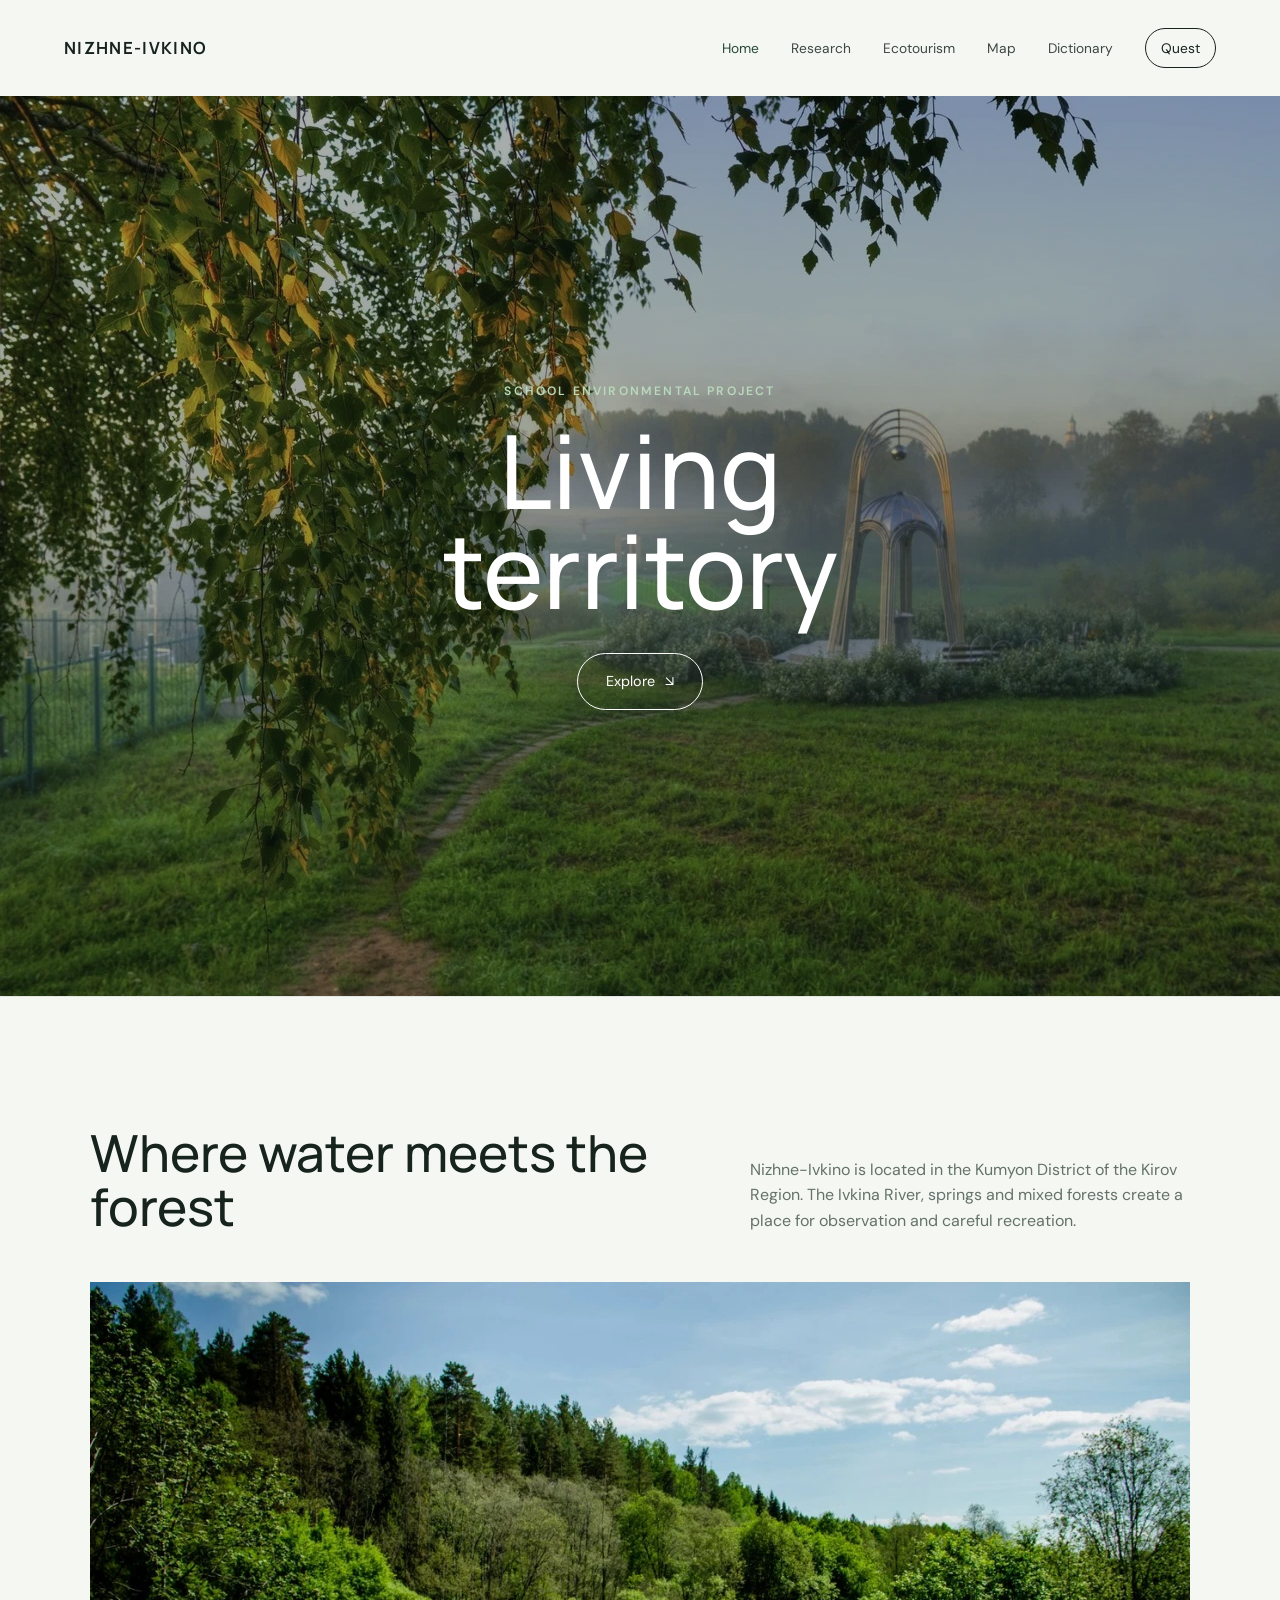
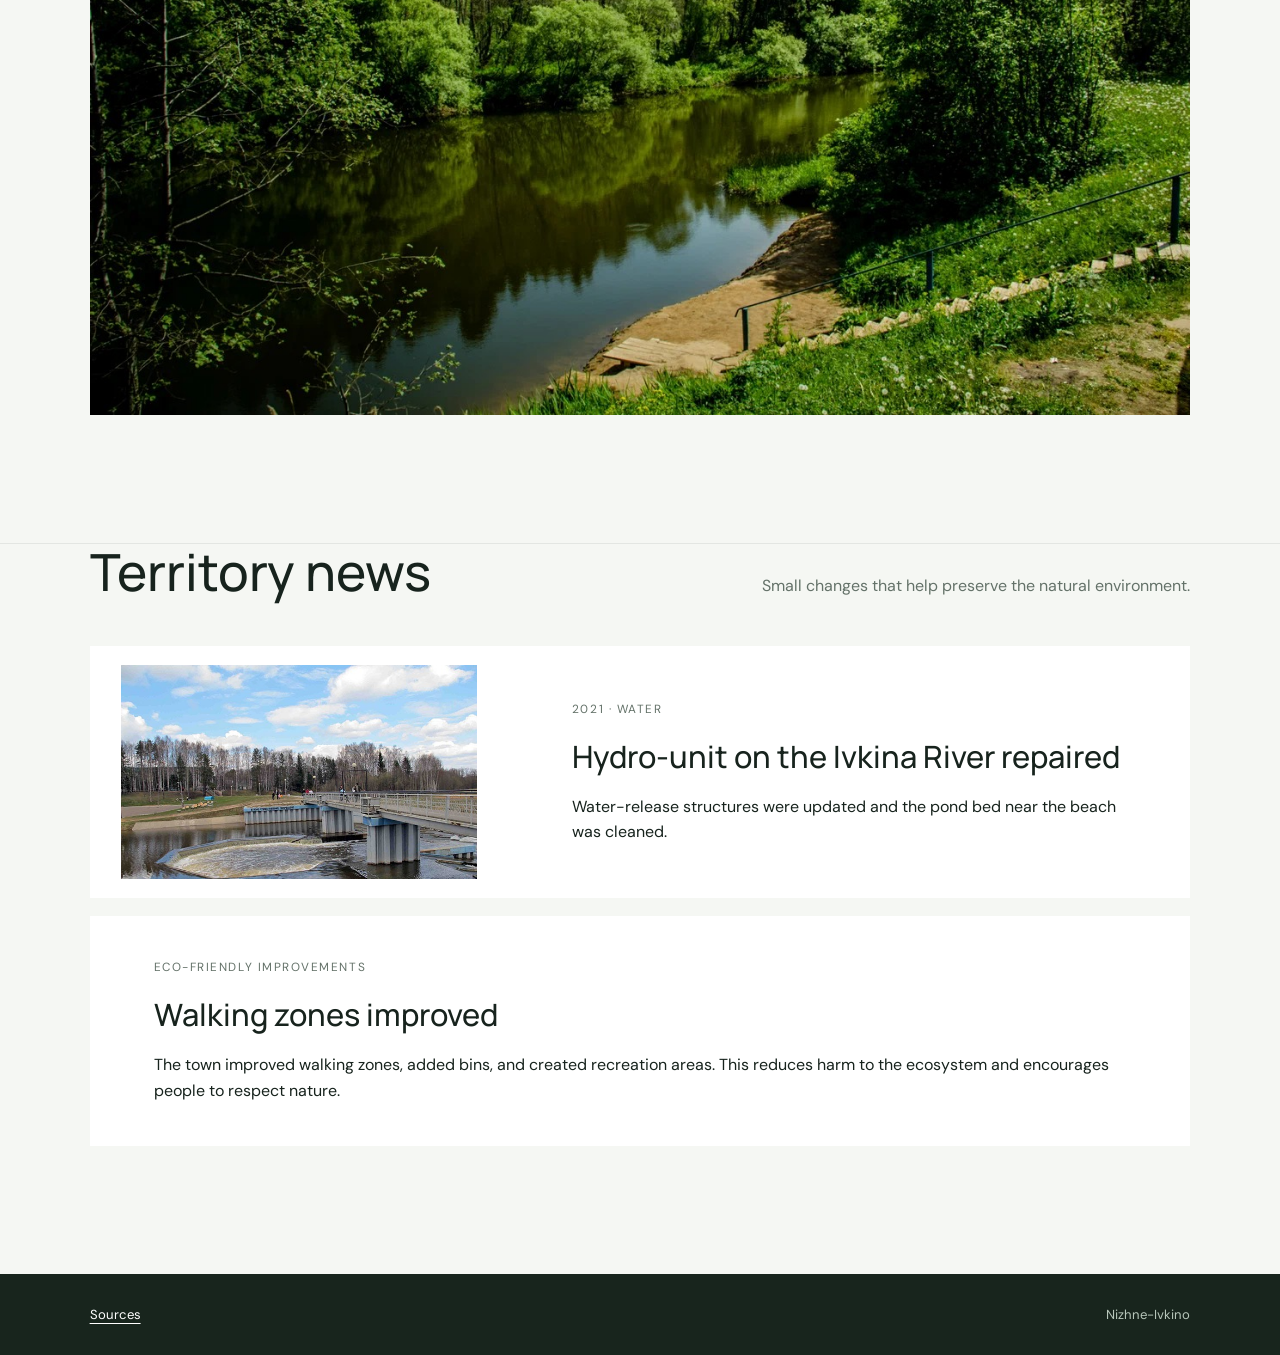
<file: index.html>
<!doctype html>
<html lang="en">
<head><meta charset="utf-8"><meta name="viewport" content="width=device-width, initial-scale=1"><meta name="description" content="An environmental project about Nizhne-Ivkino and its natural areas"><title>Nizhne-Ivkino | Living Territory</title><link rel="stylesheet" href="styles.css"></head>
<body>
<nav class="site-nav dark" aria-label="Main navigation"><a class="brand" href="index.html">Nizhne-Ivkino</a><button class="menu-button" aria-label="Open menu" aria-expanded="false">☰</button><div class="nav-links"><a href="index.html" aria-current="page">Home</a><a href="research.html">Research</a><a href="tourism.html">Ecotourism</a><a href="map.html">Map</a><a href="dictionary.html">Dictionary</a><a class="quest" href="quest.html">Quest</a></div></nav>
<main><section class="hero"><img src="Pics/natural-spring.jpg" alt="Natural spring in the landscape of Nizhne-Ivkino"><div class="hero-content"><p class="eyebrow">School environmental project</p><h1>Living<br>territory</h1><a class="button" href="#explore">Explore <span aria-hidden="true">↘</span></a></div></section>
<section class="section" id="explore"><div class="section-head"><h2>Where water meets the forest</h2><p class="section-intro">Nizhne-Ivkino is located in the Kumyon District of the Kirov Region. The Ivkina River, springs and mixed forests create a place for observation and careful recreation.</p></div><div class="water-photo"><img src="Pics/river-bank.jpg" alt="Ivkina River surrounded by a green forest landscape"></div></section>
<section class="section" style="padding-top:0"><div class="section-head"><h2>Territory news</h2><p class="section-intro">Small changes that help preserve the natural environment.</p></div><div class="news-grid"><article class="news-card"><img class="hydro-news" src="Pics/hydro-unit.jpg" alt="Hydro-unit on the Ivkina River"><div class="news-copy"><small>2021 · water</small><h3>Hydro-unit on the Ivkina River repaired</h3><p>Water-release structures were updated and the pond bed near the beach was cleaned.</p></div></article><article class="news-card no-image"><div class="news-copy"><small>local community</small><h3>Silver Spring brings people together</h3><p>A cleanup around the spring and nearby paths helps keep the routes clean.</p></div></article></div></section></main><footer><a href="sources.html">Sources</a><span>Nizhne-Ivkino</span></footer><script src="script.js?v=2"></script></body></html>
</file>
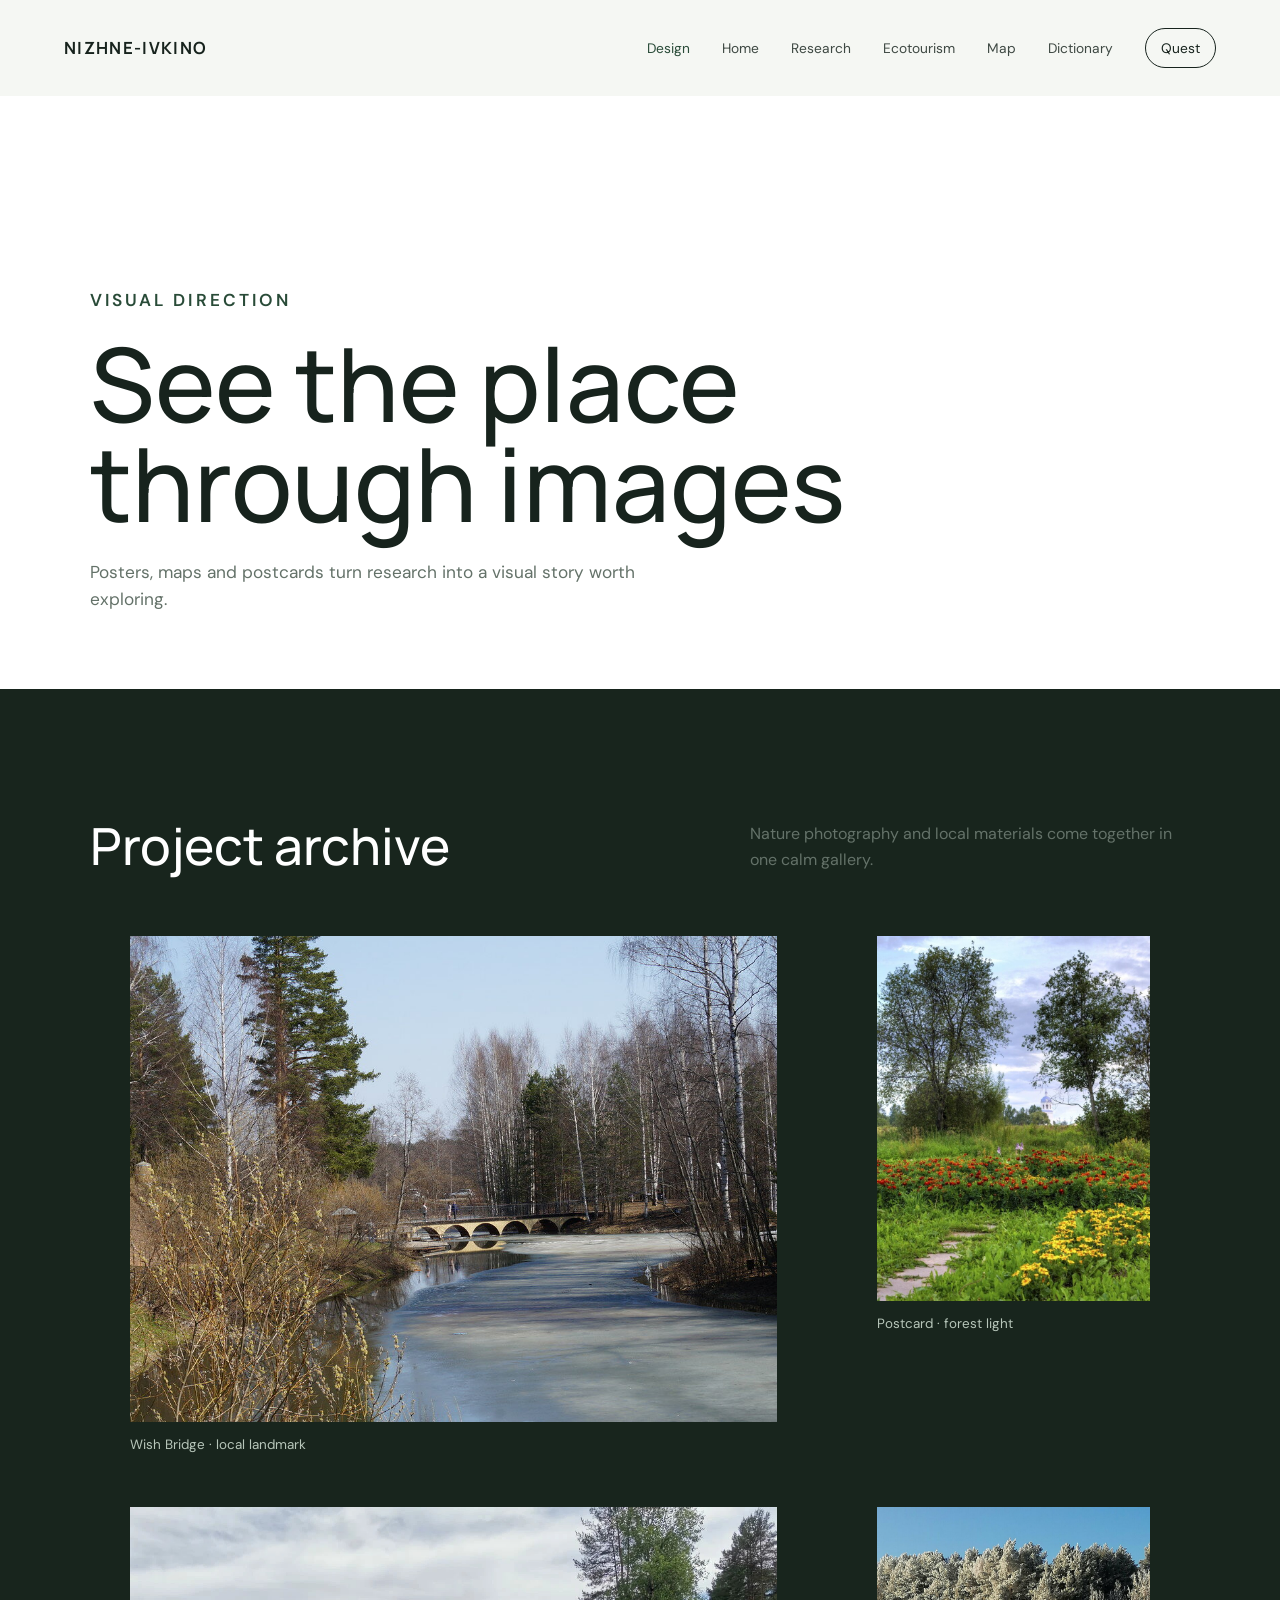
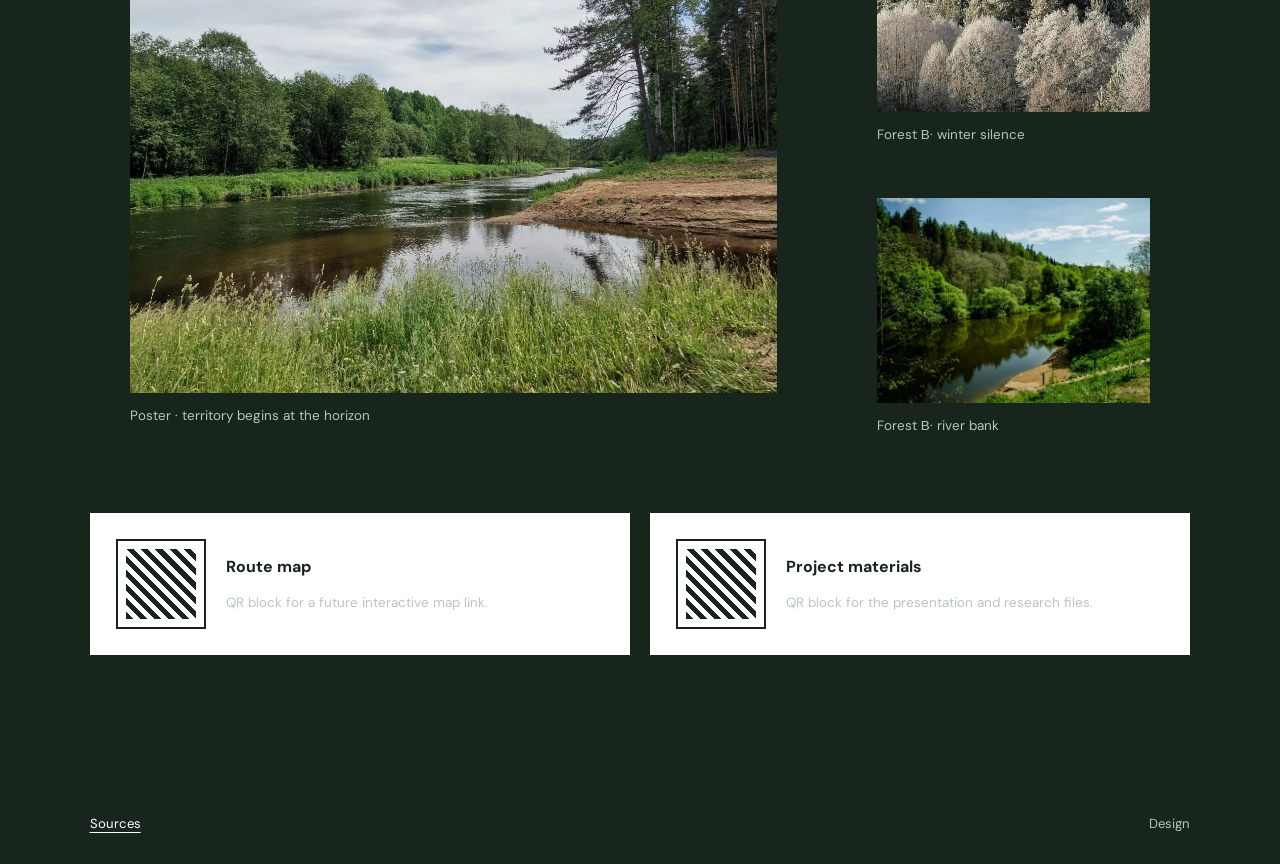
<file: design.html>
<!doctype html>
<html lang="en">
<head>
<meta charset="utf-8">
<meta name="viewport" content="width=device-width, initial-scale=1">
<title>Design | Nizhne-Ivkino</title>
<link rel="stylesheet" href="styles.css">
</head>
<body>
<nav class="site-nav dark" aria-label="Main navigation">
<a class="brand" href="index.html">Nizhne-Ivkino</a>
<button class="menu-button" aria-label="Open menu" aria-expanded="false">☰</button>
<div class="nav-links">
<a href="index.html">Home</a>
<a href="research.html">Research</a>
<a href="design.html" aria-current="page">Design</a>
<a href="tourism.html">Ecotourism</a>
<a href="map.html">Map</a>
<a href="dictionary.html">Dictionary</a>
<a class="quest" href="quest.html">Quest</a>
</div>
</nav>
<header class="page-header">
<p class="eyebrow" style="color:var(--deep)">Visual direction</p>
<h1>See the place<br>through images</h1>
<p>Posters, maps and postcards turn research into a visual story worth exploring.</p>
</header>
<main>
<section class="section dark-section">
<div class="section-head">
<h2>Project archive</h2>
<p class="section-intro">Nature photography and local materials come together in one calm gallery.</p>
</div>
<div class="gallery">
<figure class="gallery-item wide">
<img src="Pics/bridge-wishes.png" alt="Wish Bridge over the Ivkina River near Nizhne-Ivkino">
<figcaption class="caption">Wish Bridge · local landmark</figcaption>
</figure>
<figure class="gallery-item tall">
<img src="Pics/park-flowers.jpg" alt="Flower garden and path near the local park">
<figcaption class="caption">Postcard · forest light</figcaption>
</figure>
<figure class="gallery-item wide">
<img src="Pics/river-meadow.jpg" alt="River, dam and landscape near Nizhne-Ivkino">
<figcaption class="caption">Poster · territory begins at the horizon</figcaption>
</figure>
</div>
<div class="qr-grid">
<div class="qr-box">
<div class="qr-mark" aria-hidden="true">
</div>
<div>
<strong>Route map</strong>
<p class="caption">QR block for a future interactive map link.</p>
</div>
</div>
<div class="qr-box">
<div class="qr-mark" aria-hidden="true">
</div>
<div>
<strong>Project materials</strong>
<p class="caption">QR block for the presentation and research files.</p>
</div>
</div>
</div>
</section>
</main>
<footer><a href="sources.html">Sources</a><span>Design</span></footer>
<script src="script.js?v=2">
</script>
</body>
</html>
</file>
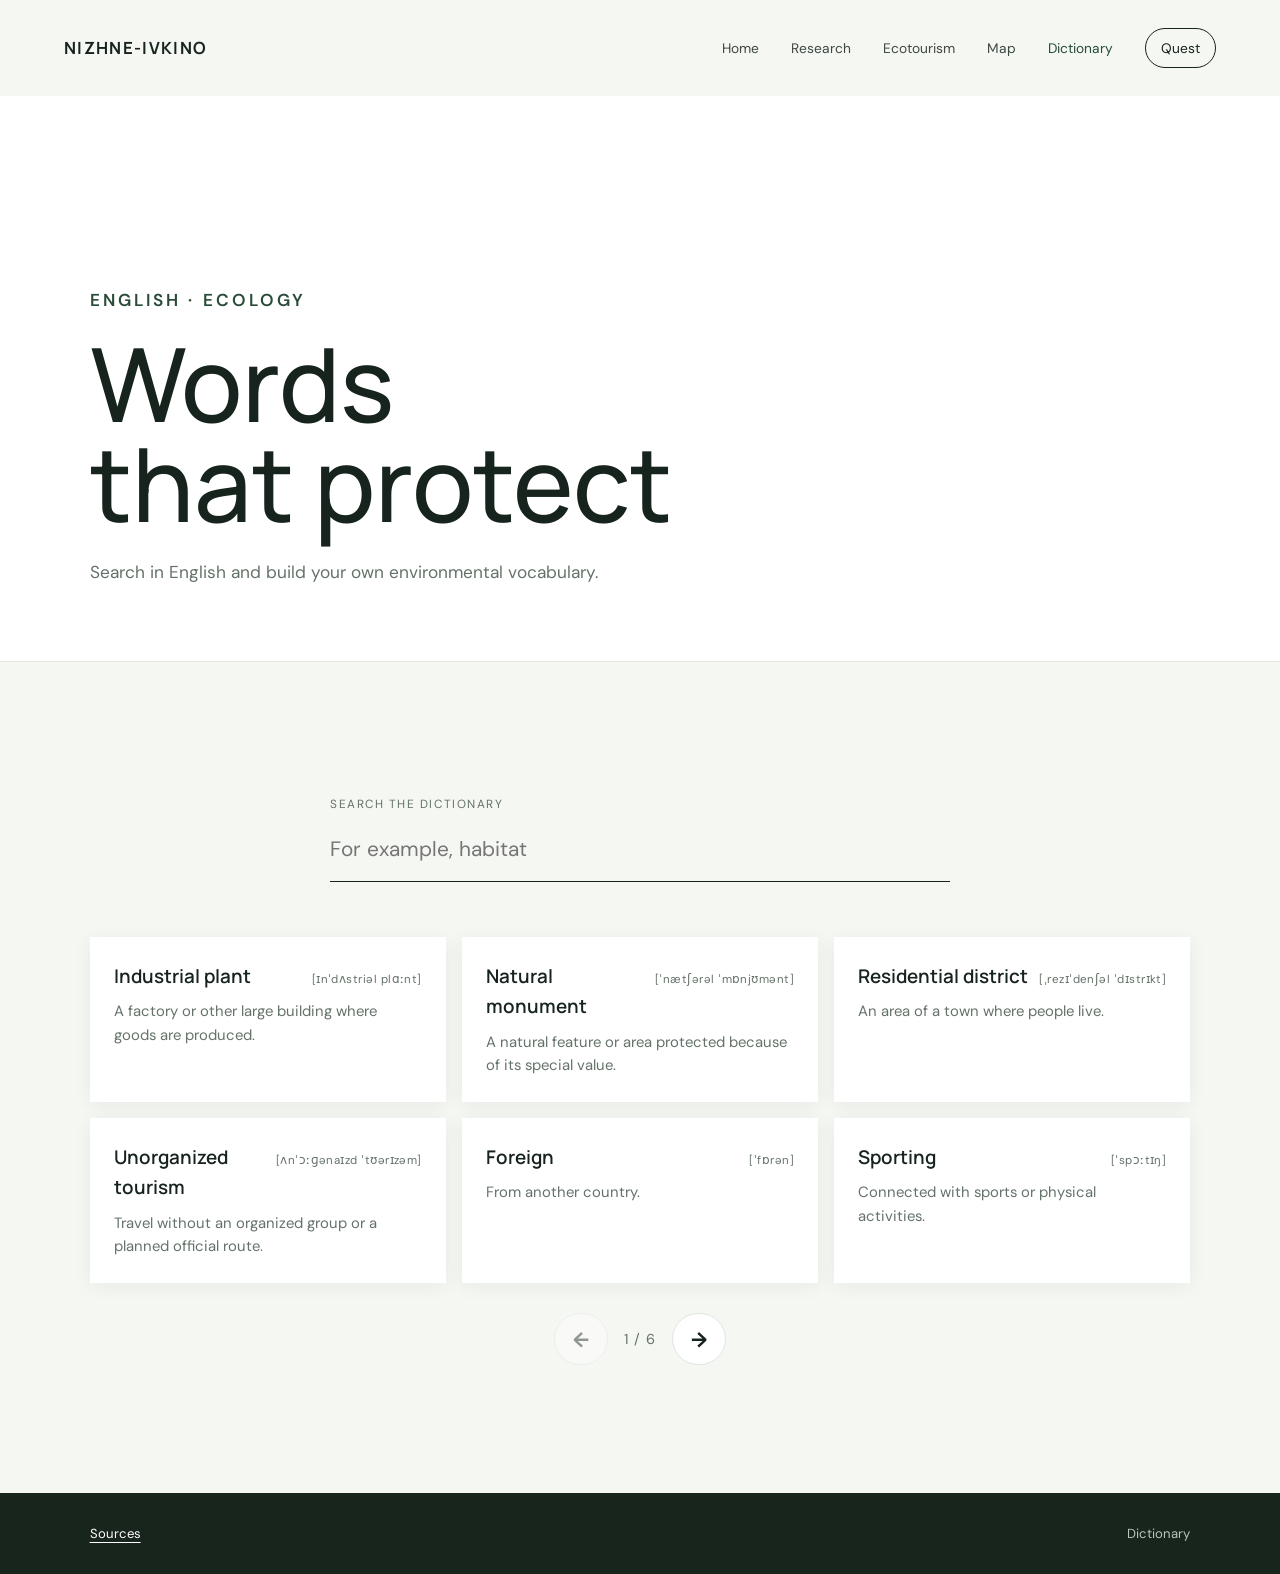
<file: dictionary.html>
<!doctype html>
<html lang="en">
<head>
  <meta charset="utf-8">
  <meta name="viewport" content="width=device-width, initial-scale=1">
  <title>Dictionary | Nizhne-Ivkino</title>
  <link rel="stylesheet" href="styles.css">
</head>
<body>
  <nav class="site-nav dark" aria-label="Main navigation">
    <a class="brand" href="index.html">Nizhne-Ivkino</a>
    <button class="menu-button" aria-label="Open menu" aria-expanded="false">☰</button>
    <div class="nav-links">
      <a href="index.html">Home</a>
      <a href="research.html">Research</a>
      <a href="tourism.html">Ecotourism</a>
      <a href="map.html">Map</a>
      <a href="dictionary.html" aria-current="page">Dictionary</a>
      <a class="quest" href="quest.html">Quest</a>
    </div>
  </nav>

  <header class="page-header">
    <p class="eyebrow" style="color:var(--deep)">English · Ecology</p>
    <h1>Words<br>that protect</h1>
    <p>Search in English and build your own environmental vocabulary.</p>
  </header>

  <main>
    <section class="section">
      <div class="search-wrap">
        <label class="kicker" for="term-search">Search the dictionary</label>
        <input class="search" id="term-search" type="search" placeholder="For example, habitat" autocomplete="off">
      </div>
      <div class="terms">
        <article class="term"><h3>Endangered species</h3><p>Animals or plants that might die out.</p></article>
        <article class="term"><h3>Natural habitat</h3><p>The place where an animal or plant naturally lives.</p></article>
        <article class="term"><h3>Wetlands</h3><p>Land covered with water, such as marshes.</p></article>
        <article class="term"><h3>Conservation</h3><p>Protecting animals and plants from harm.</p></article>
        <article class="term"><h3>Ecosystem</h3><p>A community of organisms and their physical environment.</p></article>
        <article class="term"><h3>Pollution</h3><p>The action of making air, water or soil dirty or poisonous.</p></article>
        <article class="term"><h3>Habitat destruction</h3><p>The process by which a natural habitat can no longer support its native species.</p></article>
        <article class="term"><h3>Recycle</h3><p>To process used materials so they can be used again.</p></article>
        <article class="term"><h3>Volunteer</h3><p>A person who works without pay to help people or the environment.</p></article>
        <p class="empty" hidden>No terms match your search.</p>
      </div>
    </section>
  </main>

  <footer><a href="sources.html">Sources</a><span>Dictionary</span></footer>
  <script src="script.js?v=2"></script>
</body>
</html>
</file>
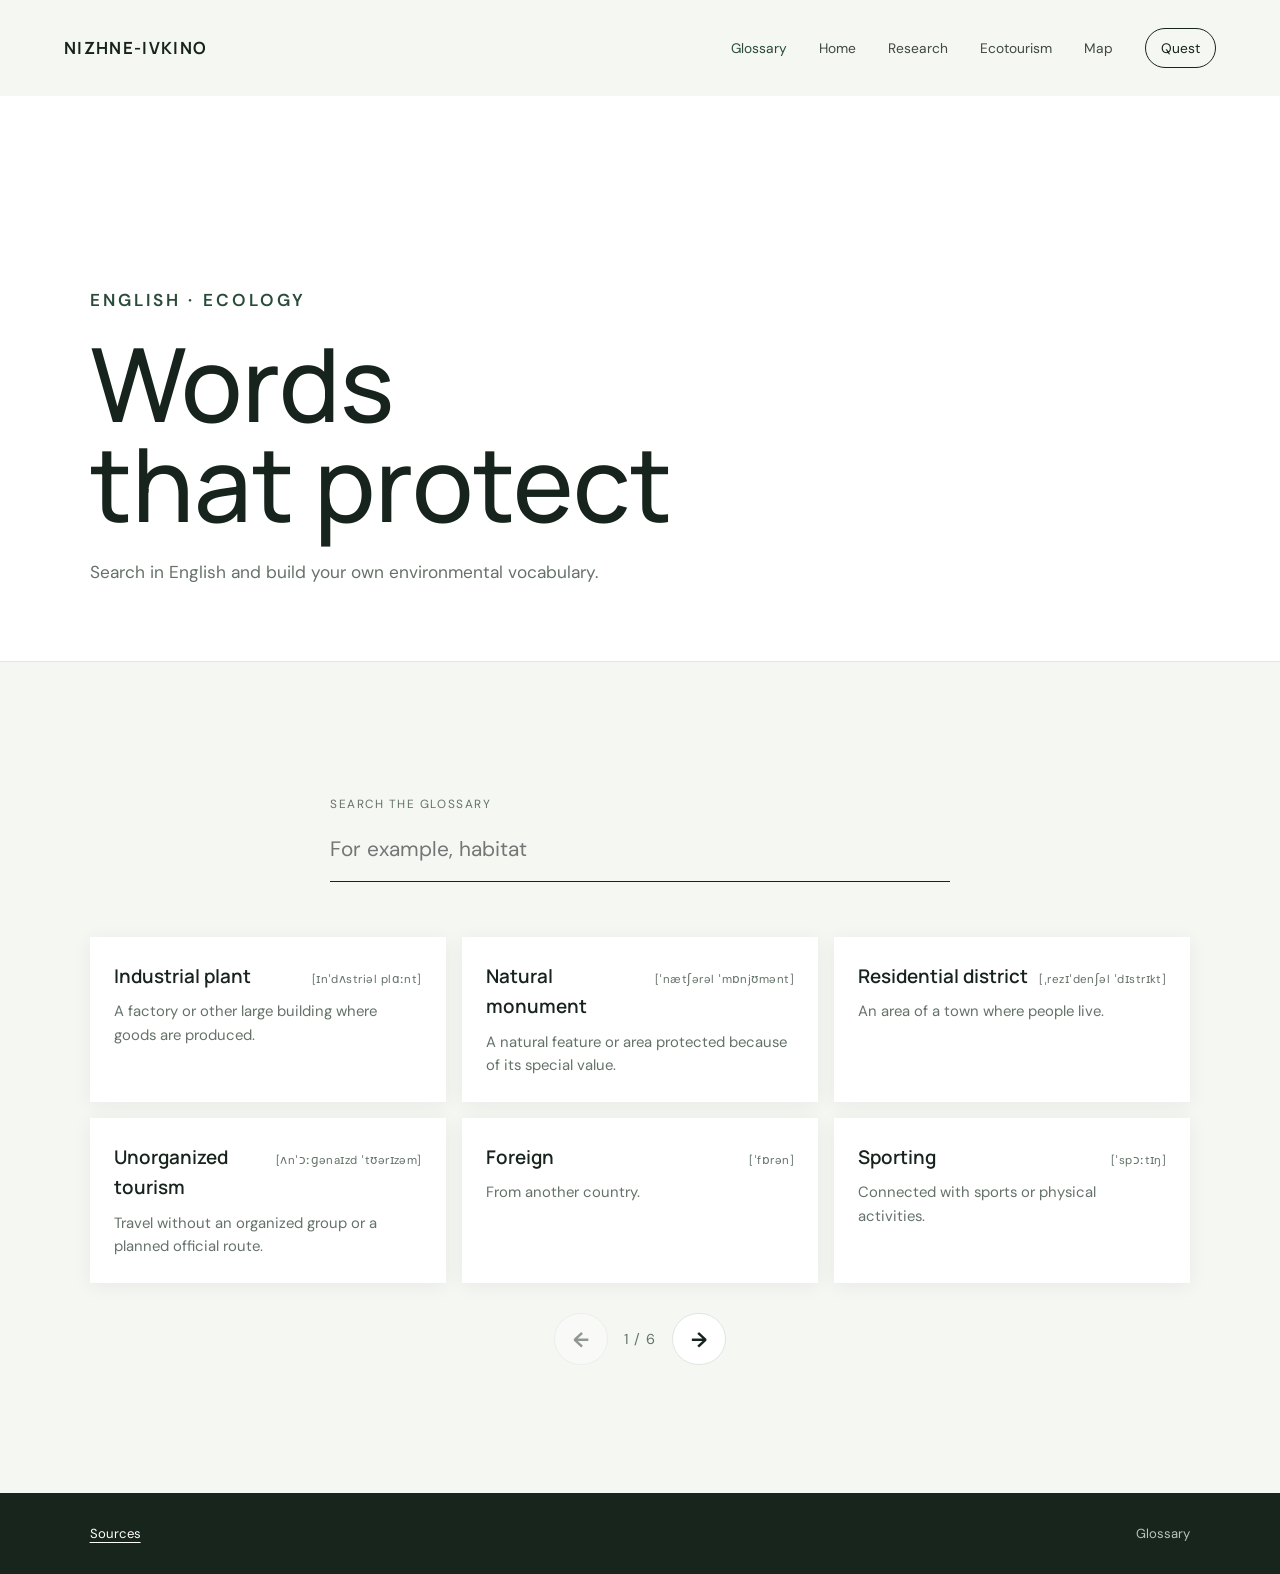
<file: glossary.html>
<!doctype html>
<html lang="en">
<head>
  <meta charset="utf-8">
  <meta name="viewport" content="width=device-width, initial-scale=1">
  <title>Glossary | Nizhne-Ivkino</title>
  <link rel="stylesheet" href="styles.css">
</head>
<body>
  <nav class="site-nav dark" aria-label="Main navigation">
    <a class="brand" href="index.html">Nizhne-Ivkino</a>
    <button class="menu-button" aria-label="Open menu" aria-expanded="false">☰</button>
    <div class="nav-links">
      <a href="index.html">Home</a>
      <a href="research.html">Research</a>
      <a href="tourism.html">Ecotourism</a>
      <a href="map.html">Map</a>
      <a href="glossary.html" aria-current="page">Glossary</a>
      <a class="quest" href="quest.html">Quest</a>
    </div>
  </nav>

  <header class="page-header">
    <p class="eyebrow" style="color:var(--deep)">English · Ecology</p>
    <h1>Words<br>that protect</h1>
    <p>Search in English and build your own environmental vocabulary.</p>
  </header>

  <main>
    <section class="section">
      <div class="search-wrap">
        <label class="kicker" for="term-search">Search the glossary</label>
        <input class="search" id="term-search" type="search" placeholder="For example, habitat" autocomplete="off">
      </div>
      <div class="terms">
        <article class="term"><h3>Endangered species</h3><p>Animals or plants that might die out.</p></article>
        <article class="term"><h3>Natural habitat</h3><p>The place where an animal or plant naturally lives.</p></article>
        <article class="term"><h3>Wetlands</h3><p>Land covered with water, such as marshes.</p></article>
        <article class="term"><h3>Conservation</h3><p>Protecting animals and plants from harm.</p></article>
        <article class="term"><h3>Ecosystem</h3><p>A community of organisms and their physical environment.</p></article>
        <article class="term"><h3>Pollution</h3><p>The action of making air, water or soil dirty or poisonous.</p></article>
        <article class="term"><h3>Habitat destruction</h3><p>The process by which a natural habitat can no longer support its native species.</p></article>
        <article class="term"><h3>Recycle</h3><p>To process used materials so they can be used again.</p></article>
        <article class="term"><h3>Volunteer</h3><p>A person who works without pay to help people or the environment.</p></article>
        <p class="empty" hidden>No terms match your search.</p>
      </div>
    </section>
  </main>

  <footer><a href="sources.html">Sources</a><span>Glossary</span></footer>
  <script src="script.js?v=2"></script>
</body>
</html>
</file>
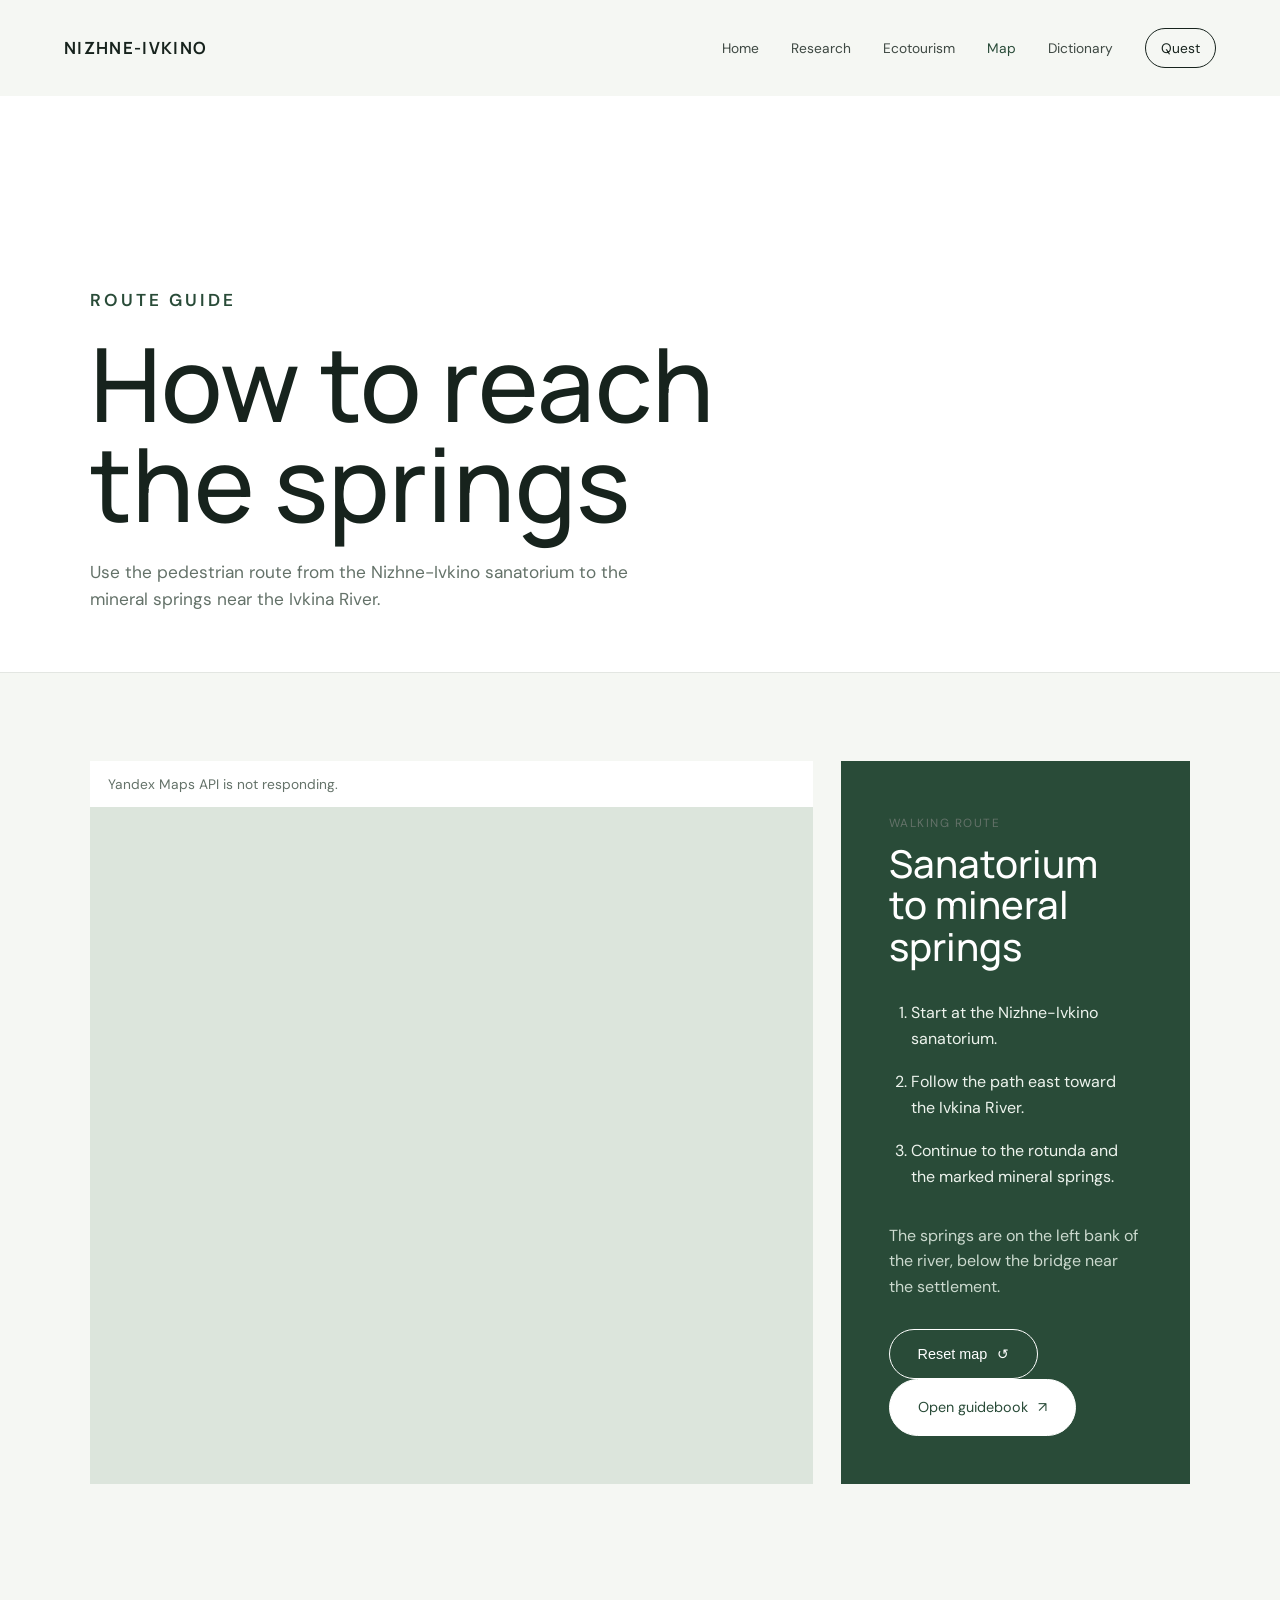
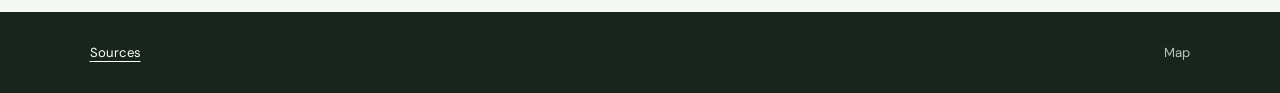
<file: map.html>
<!doctype html>
<html lang="en">
<head>
  <meta charset="utf-8">
  <meta name="viewport" content="width=device-width, initial-scale=1">
  <meta name="description" content="Interactive route map to the mineral springs of Nizhne-Ivkino">
  <title>Route map | Nizhne-Ivkino</title>
  <link rel="stylesheet" href="styles.css">
</head>
<body class="map-page">
  <nav class="site-nav dark" aria-label="Main navigation">
    <a class="brand" href="index.html">Nizhne-Ivkino</a>
    <button class="menu-button" aria-label="Open menu" aria-expanded="false">☰</button>
    <div class="nav-links">
      <a href="index.html">Home</a>
      <a href="research.html">Research</a>
      <a href="tourism.html">Ecotourism</a>
      <a href="map.html" aria-current="page">Map</a>
      <a href="dictionary.html">Dictionary</a>
      <a class="quest" href="quest.html">Quest</a>
    </div>
  </nav>

  <header class="page-header map-header">
    <p class="eyebrow" style="color:var(--deep)">Route guide</p>
    <h1>How to reach<br>the springs</h1>
    <p>Use the pedestrian route from the Nizhne-Ivkino sanatorium to the mineral springs near the Ivkina River.</p>
  </header>

  <main>
    <section class="section map-section">
      <div class="map-layout">
        <div class="map-frame">
          <div id="yandex-map" aria-label="Interactive route map"></div>
          <p id="map-status" class="map-status">Add your Yandex Maps API key in map.html to enable the interactive route.</p>
        </div>
        <aside class="directions">
          <span class="kicker">Walking route</span>
          <h2>Sanatorium to mineral springs</h2>
          <ol>
            <li>Start at the Nizhne-Ivkino sanatorium.</li>
            <li>Follow the path east toward the Ivkina River.</li>
            <li>Continue to the rotunda and the marked mineral springs.</li>
          </ol>
          <p class="route-note">The springs are on the left bank of the river, below the bridge near the settlement.</p>
          <button class="button map-reset" id="map-reset" type="button">Reset map <span aria-hidden="true">↺</span></button>
          <a class="button filled" href="tourism.html">Open guidebook <span aria-hidden="true">↗</span></a>
        </aside>
      </div>
    </section>
  </main>

  <footer><a href="sources.html">Sources</a><span>Map</span></footer>
  <script src="script.js?v=2"></script>
  <script>
    const yandexApiKey = '478035f1-1225-4315-84b7-d52aadd16d1d';
    const mapStatus = document.querySelector('#map-status');
    const mapContainer = document.querySelector('#yandex-map');
    const mapReset = document.querySelector('#map-reset');
    const initialCenter = [58.1991, 49.5205];
    let mapInstance;

    function showMapError() {
      mapContainer.hidden = true;
      mapStatus.textContent = 'Yandex Maps API is not responding.';
      mapStatus.hidden = false;
    }

    mapReset.addEventListener('click', () => {
      if (mapInstance) mapInstance.setCenter(initialCenter, 15);
    });

    if (!yandexApiKey.startsWith('PASTE_')) {
      const yandexScript = document.createElement('script');
      yandexScript.src = `https://api-maps.yandex.ru/2.1/?apikey=${encodeURIComponent(yandexApiKey)}&lang=en_US`;
      yandexScript.onload = () => ymaps.ready(() => {
        mapInstance = new ymaps.Map(mapContainer, {
          center: initialCenter,
          zoom: 15,
          controls: ['zoomControl', 'fullscreenControl']
        });
        mapStatus.hidden = true;
      });
      yandexScript.onerror = showMapError;
      document.head.append(yandexScript);
    } else {
      showMapError();
    }
  </script>
</body>
</html>
</file>
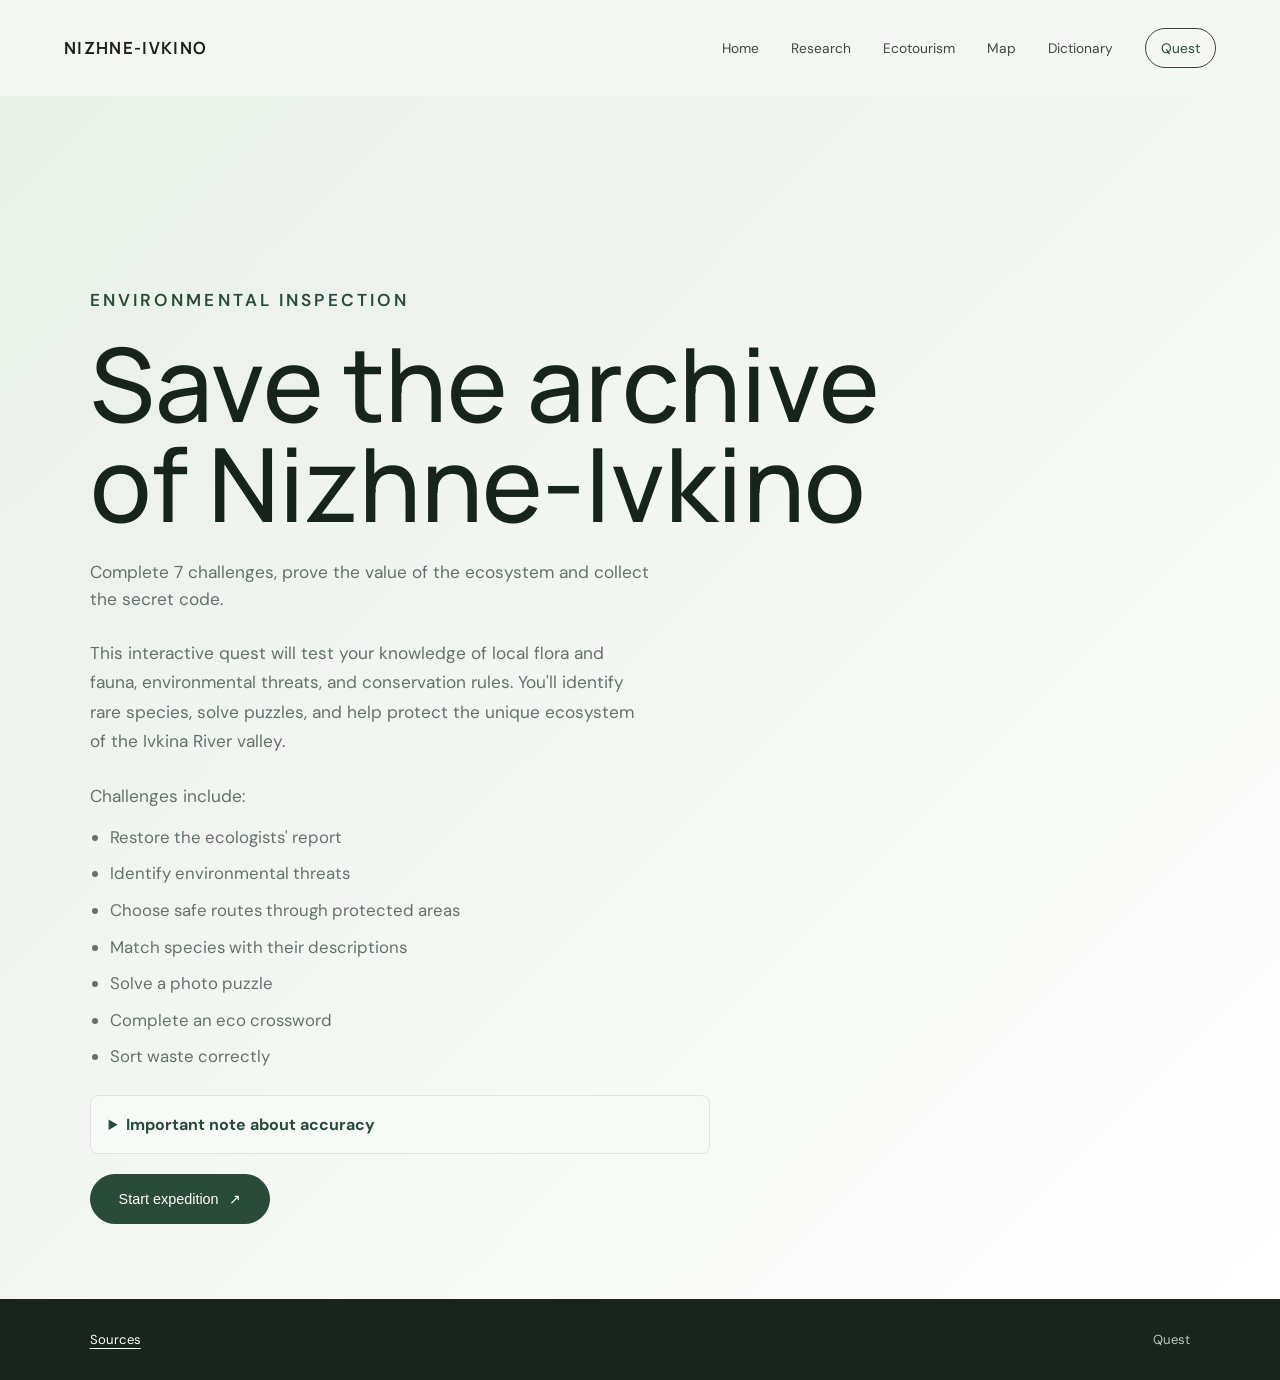
<file: quest.html>
<!doctype html>
<html lang="en">
<head>
  <meta charset="utf-8">
  <meta name="viewport" content="width=device-width, initial-scale=1">
  <meta name="description" content="Environmental quest about Nizhne-Ivkino">
  <title>Environmental quest | Nizhne-Ivkino</title>
  <link rel="stylesheet" href="styles.css">
</head>
<body class="quest-page">
  <nav class="site-nav dark" aria-label="Main navigation">
    <a class="brand" href="index.html">Nizhne-Ivkino</a>
    <button class="menu-button" aria-label="Open menu" aria-expanded="false">☰</button>
    <div class="nav-links">
      <a href="index.html">Home</a><a href="research.html">Research</a><a href="tourism.html">Ecotourism</a><a href="map.html">Map</a><a href="dictionary.html">Dictionary</a><a class="quest" href="quest.html" aria-current="page">Quest</a>
    </div>
  </nav>

  <header class="page-header quest-hero">
    <p class="eyebrow" style="color:var(--deep)">Environmental inspection</p>
    <h1>Save the archive<br>of Nizhne-Ivkino</h1>
    <p>Complete 7 challenges, prove the value of the ecosystem and collect the secret code.</p>
    <div class="quest-description">
      <p>This interactive quest will test your knowledge of local flora and fauna, environmental threats, and conservation rules. You'll identify rare species, solve puzzles, and help protect the unique ecosystem of the Ivkina River valley.</p>
      <p>Challenges include:</p>
      <ul>
        <li>Restore the ecologists' report</li>
        <li>Identify environmental threats</li>
        <li>Choose safe routes through protected areas</li>
        <li>Match species with their descriptions</li>
        <li>Solve a photo puzzle</li>
        <li>Complete an eco crossword</li>
        <li>Sort waste correctly</li>
      </ul>
    </div>
    <details class="quest-disclaimer">
      <summary>Important note about accuracy</summary>
      <p>This quest is an educational project and may contain fictional scenarios or simplified information for learning purposes. Some details may not fully correspond to the current real-world situation in Nizhne-Ivkino.</p>
    </details>
    <div class="quest-start" id="start-panel">
      <button class="button filled" id="start-quest" type="button">Start expedition <span aria-hidden="true">↗</span></button>
    </div>
  </header>

  <main class="quest-main" id="quest-main" hidden>
    <div class="quest-bar">
      <strong id="team-label">Expedition</strong>
      <span id="code-progress">Code: _ _ _ _ _ _ _</span>
    </div>

    <div class="quest-tabs" role="tablist" aria-label="Challenges">
      <button class="quest-tab active" type="button" role="tab" aria-selected="true" data-task="1">1</button>
      <button class="quest-tab" type="button" role="tab" aria-selected="false" data-task="2">2</button>
      <button class="quest-tab" type="button" role="tab" aria-selected="false" data-task="3">3</button>
      <button class="quest-tab" type="button" role="tab" aria-selected="false" data-task="4">4</button>
      <button class="quest-tab" type="button" role="tab" aria-selected="false" data-task="5">5</button>
      <button class="quest-tab" type="button" role="tab" aria-selected="false" data-task="6">6</button>
      <button class="quest-tab" type="button" role="tab" aria-selected="false" data-task="7">7</button>
      <button class="quest-tab" type="button" role="tab" aria-selected="false" data-task="code">Code</button>
    </div>

    <section class="quest-task active" id="task-1" role="tabpanel">
      <span class="quest-kicker">Challenge 1 · Eco Decoder</span>
      <h2>Restore the ecologists' report</h2>
      <p>Choose the correct terms from the dictionary.</p>
      <details class="quest-dictionary">
        <summary>Open the dictionary for this challenge</summary>
        <div class="quest-dictionary-grid">
          <article><h3>Industrial plant</h3><p>A factory where goods are produced.</p><small>Example: An industrial plant can affect the air and water.</small></article>
          <article><h3>Natural monument</h3><p>A protected natural feature or area with special value.</p><small>Example: The river valley is a natural monument.</small></article>
          <article><h3>Residential district</h3><p>An area of a town where people live.</p><small>Example: The residential district is far from the forest.</small></article>
          <article><h3>Unorganized</h3><p>Not planned or managed by an official group.</p><small>Example: Unorganized tourists may harm the environment.</small></article>
          <article><h3>Foreign</h3><p>Coming from another country.</p><small>Example: Foreign visitors should follow local nature rules.</small></article>
          <article><h3>Sporting</h3><p>Connected with sports or physical activity.</p><small>Example: Sporting events should not disturb rare animals.</small></article>
          <article><h3>Flora</h3><p>All the plants in a particular area.</p><small>Example: The wetland flora includes rare orchids.</small></article>
          <article><h3>Fauna</h3><p>All the animals in a particular area.</p><small>Example: The local fauna includes beavers and eagles.</small></article>
          <article><h3>Population</h3><p>All the animals or people living in an area.</p><small>Example: Pollution can reduce the beaver population.</small></article>
        </div>
      </details>
      <div class="mission-paper">The Ivkina River valley contains a unique
        <select data-answer="nature"><option value="">choose a term</option><option value="factory">industrial plant</option><option value="nature">natural monument</option><option value="district">residential district</option></select>.
        However, because of a growing number of
        <select data-answer="unorganized"><option value="">choose a term</option><option value="unorganized">unorganized</option><option value="foreign">foreign</option><option value="sport">sporting</option></select>
        tourists, the local rare
        <select data-answer="fauna"><option value="">choose a term</option><option value="flora">flora</option><option value="fauna">fauna</option><option value="population">population</option></select>, including the white-tailed eagle and the European beaver, is losing its natural habitats.</div>
      <button class="button filled check-task" type="button" data-check="1">Check</button>
      <p class="task-result" id="result-1" aria-live="polite"></p>
    </section>

    <section class="quest-task" id="task-2" role="tabpanel" hidden>
      <span class="quest-kicker">Challenge 2 · Eco Report</span>
      <h2>What threat is described in the report?</h2>
      <p>Read the inspector's report and examine the clues. The photos are temporary placeholders.</p>
      <div class="mission-paper report"><strong>Confidential. For official use only.</strong><br>Near the Ivkina River floodplain, inspectors found a broken fence, boot prints and spent shells. A European beaver was found dead with a gunshot wound. It appears that an organized group is illegally hunting rare animals.</div>
      <label class="quest-label" for="threat-answer">What is the main threat?</label><input class="quest-input" id="threat-answer" type="text" placeholder="Type one word">
      <button class="button filled check-task" type="button" data-check="2">Submit</button><p class="task-result" id="result-2" aria-live="polite"></p>
    </section>

    <section class="quest-task" id="task-3" role="tabpanel" hidden>
      <span class="quest-kicker">Challenge 3 · Trail Inspector</span><h2>Choose the safe route</h2><p>Test your knowledge of the rules for protecting rare species.</p>
      <fieldset><legend>1. You notice a white-tailed eagle nest in a tall tree. What should you do?</legend><label><input type="radio" name="q3a" value="a"> Get closer to take a photo</label><label><input type="radio" name="q3a" value="b"> Keep away, stay quiet and leave calmly</label><label><input type="radio" name="q3a" value="c"> Throw a stick into the nest</label></fieldset>
      <fieldset><legend>2. Where are campfires allowed?</legend><label><input type="radio" name="q3b" value="a"> Anywhere, if there is water nearby</label><label><input type="radio" name="q3b" value="b"> Only at specially equipped sites</label><label><input type="radio" name="q3b" value="c"> Under any large tree</label></fieldset>
      <button class="button filled check-task" type="button" data-check="3">Check answers</button><p class="task-result" id="result-3" aria-live="polite"></p>
    </section>

    <section class="quest-task" id="task-4" role="tabpanel" hidden>
      <span class="quest-kicker">Challenge 4 · Media Content</span><h2>Match species with descriptions</h2><p>The photos are temporary placeholders. Choose the correct description for each species.</p>
      <div class="matching-grid"><div class="match-row"><div class="quest-image"><img src="Pics/lady-slipper.png" alt="Lady's slipper orchid" width="300" height="200"></div><select data-answer="b"><option value="">Description</option><option value="a">A · A large rodent living near rivers</option><option value="b">B · A rare orchid of damp mixed forests</option><option value="c">C · A bird of prey nesting near water</option></select></div><div class="match-row"><div class="quest-image"><img src="Pics/white-tailed-eagle.png" alt="White-tailed eagle" width="300" height="200"></div><select data-answer="c"><option value="">Description</option><option value="a">A · A large rodent living near rivers</option><option value="b">B · A rare orchid of damp mixed forests</option><option value="c">C · A bird of prey nesting near water</option></select></div><div class="match-row"><div class="quest-image"><img src="Pics/european-beaver.png" alt="European beaver" width="300" height="200"></div><select data-answer="a"><option value="">Description</option><option value="a">A · A large rodent living near rivers</option><option value="b">B · A rare orchid of damp mixed forests</option><option value="c">C · A bird of prey nesting near water</option></select></div></div>
      <button class="button filled check-task" type="button" data-check="4">Check</button><p class="task-result" id="result-4" aria-live="polite"></p>
    </section>

    <section class="quest-task" id="task-5" role="tabpanel" hidden>
      <span class="quest-kicker">Challenge 5 · Eco Puzzle</span><h2>Build the rare species photo</h2><p>Arrange the sixteen fragments to restore the full photo of a white-tailed eagle.</p>
      <div class="puzzle-pieces" id="puzzle-pieces"></div>
      <button class="button filled check-task" type="button" data-check="5">Check</button><p class="task-result" id="result-5" aria-live="polite"></p>
    </section>

    <section class="quest-task" id="task-6" role="tabpanel" hidden>
      <span class="quest-kicker">Challenge 6 · Eco Crossword</span><h2>Find the key word</h2><p>The first letters of the answers make an important word for protecting nature.</p>
      <div class="mission-paper crossword-clues clues-en" lang="en"><p>1. A bird-built shelter high in a tree</p><p>2. A wild creature, such as a beaver or an eagle</p><p>3. A marked path through the forest</p><p>4. Rare and one of a kind</p><p>5. The waterway beside Nizhne-Ivkino</p><p>6. A large raptor with a white tail</p></div>
      <label class="quest-label" for="crossword-answer">Key word</label><input class="quest-input" id="crossword-answer" type="text" placeholder="Enter the word"><button class="button filled check-task" type="button" data-check="6">Check</button><p class="task-result" id="result-6" aria-live="polite"></p>
    </section>

    <section class="quest-task" id="task-7" role="tabpanel" hidden>
      <span class="quest-kicker">Challenge 7 · Eco Sorting</span><h2>Sort the waste</h2><p>Drag each item into the right bin, or select an item and then tap a bin.</p>
      <div class="sorting-items" id="sorting-items"><button draggable="true" data-waste="organic">Apple core</button><button draggable="true" data-waste="recycle">Plastic bottle</button><button draggable="true" data-waste="danger">Battery</button><button draggable="true" data-waste="recycle">Glass jar</button><button draggable="true" data-waste="recycle">Paper bag</button><button draggable="true" data-waste="recycle">Tin can</button></div>
      <div class="bins"><div class="waste-bin" data-bin="organic"><span>Organic waste</span></div><div class="waste-bin" data-bin="recycle"><span>Recycling</span></div><div class="waste-bin" data-bin="danger"><span>Hazardous waste</span></div></div>
      <button class="button filled check-task" type="button" data-check="7">Check</button><p class="task-result" id="result-7" aria-live="polite"></p>
    </section>

    <section class="quest-task vault" id="task-code" hidden><span class="quest-kicker">Code entry</span><h2>Enter the seven-digit code</h2><p>Use the digits collected from all seven challenges.</p><input class="quest-input vault-input" id="vault-code" inputmode="numeric" maxlength="7" placeholder="Enter code"><button class="button filled" id="open-vault" type="button">Open vault</button><p class="task-result" id="vault-result" aria-live="polite"></p><span class="vault-bird" id="vault-bird" aria-hidden="true">🕊️</span></section>
  </main>
  <footer><a href="sources.html">Sources</a><span>Quest</span></footer>
  <script src="script.js"></script>
  <script src="quest.js?v=2"></script>
</body>
</html>
</file>
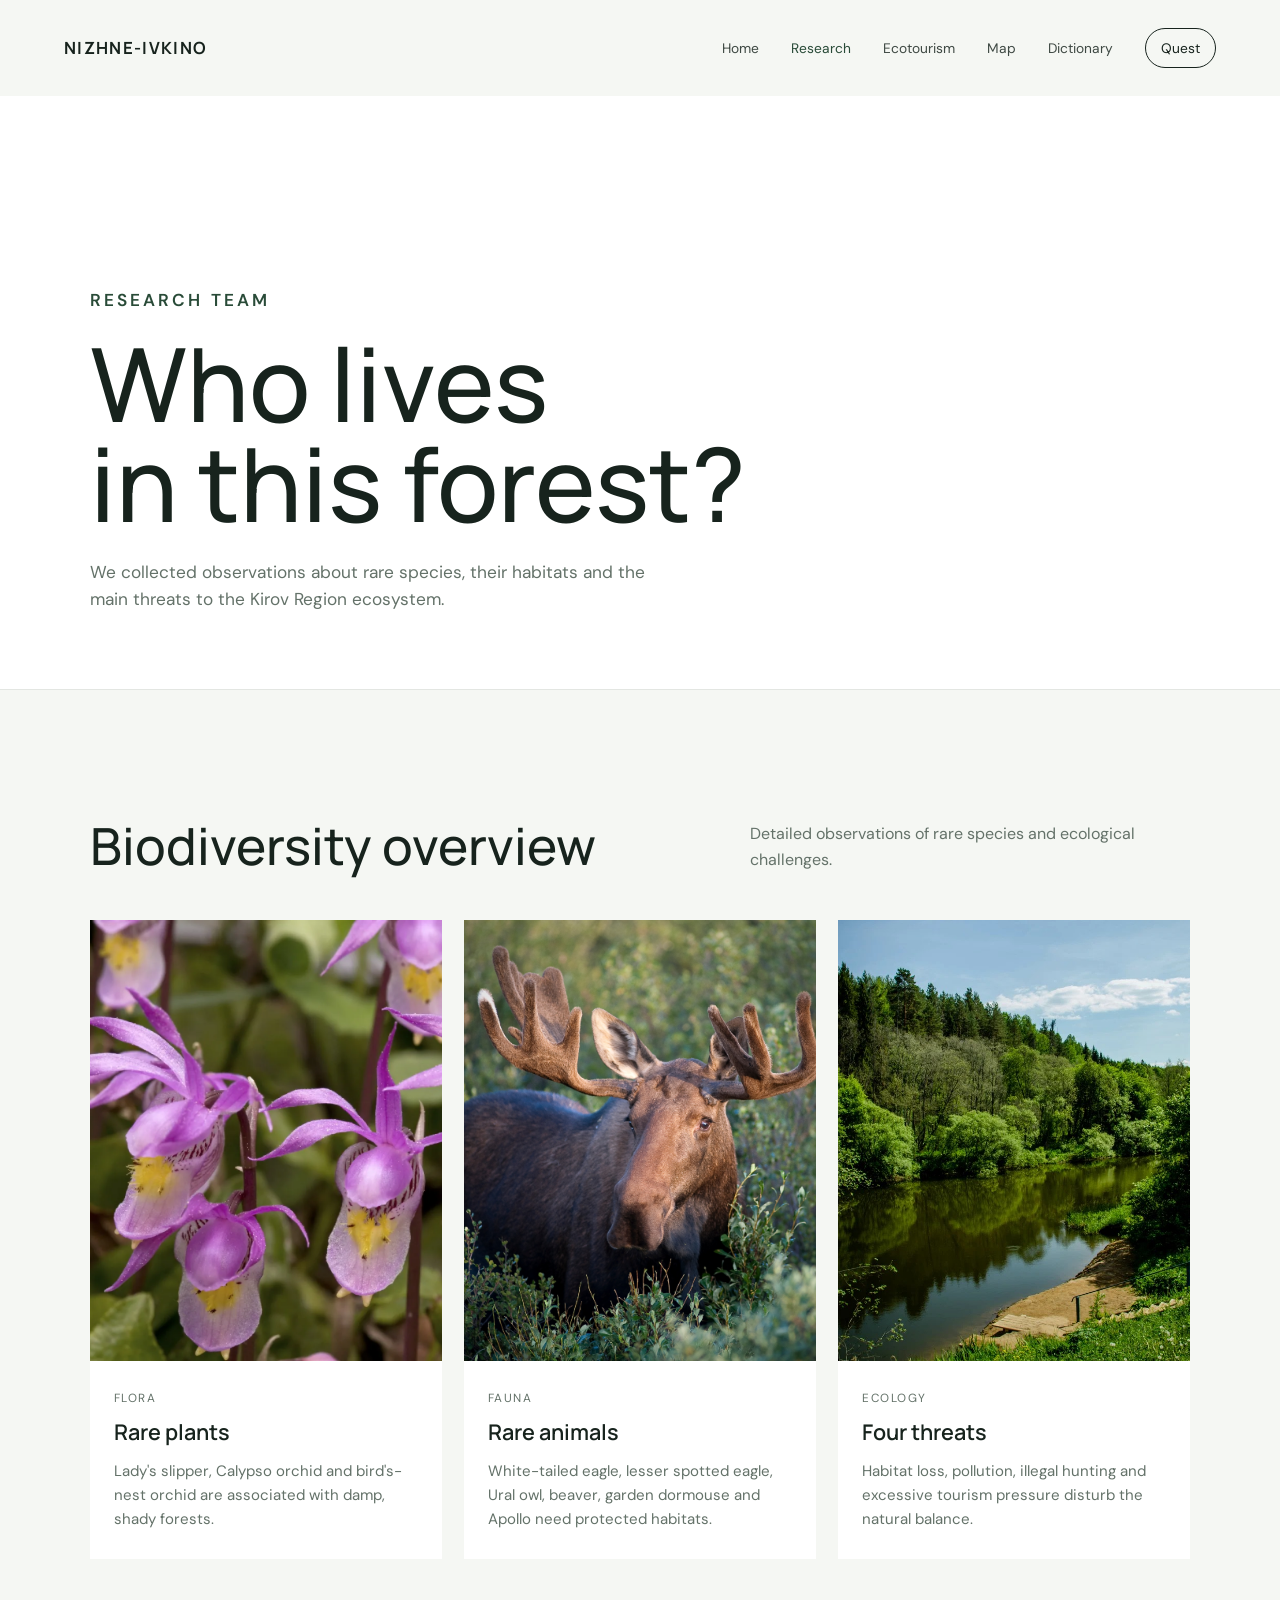
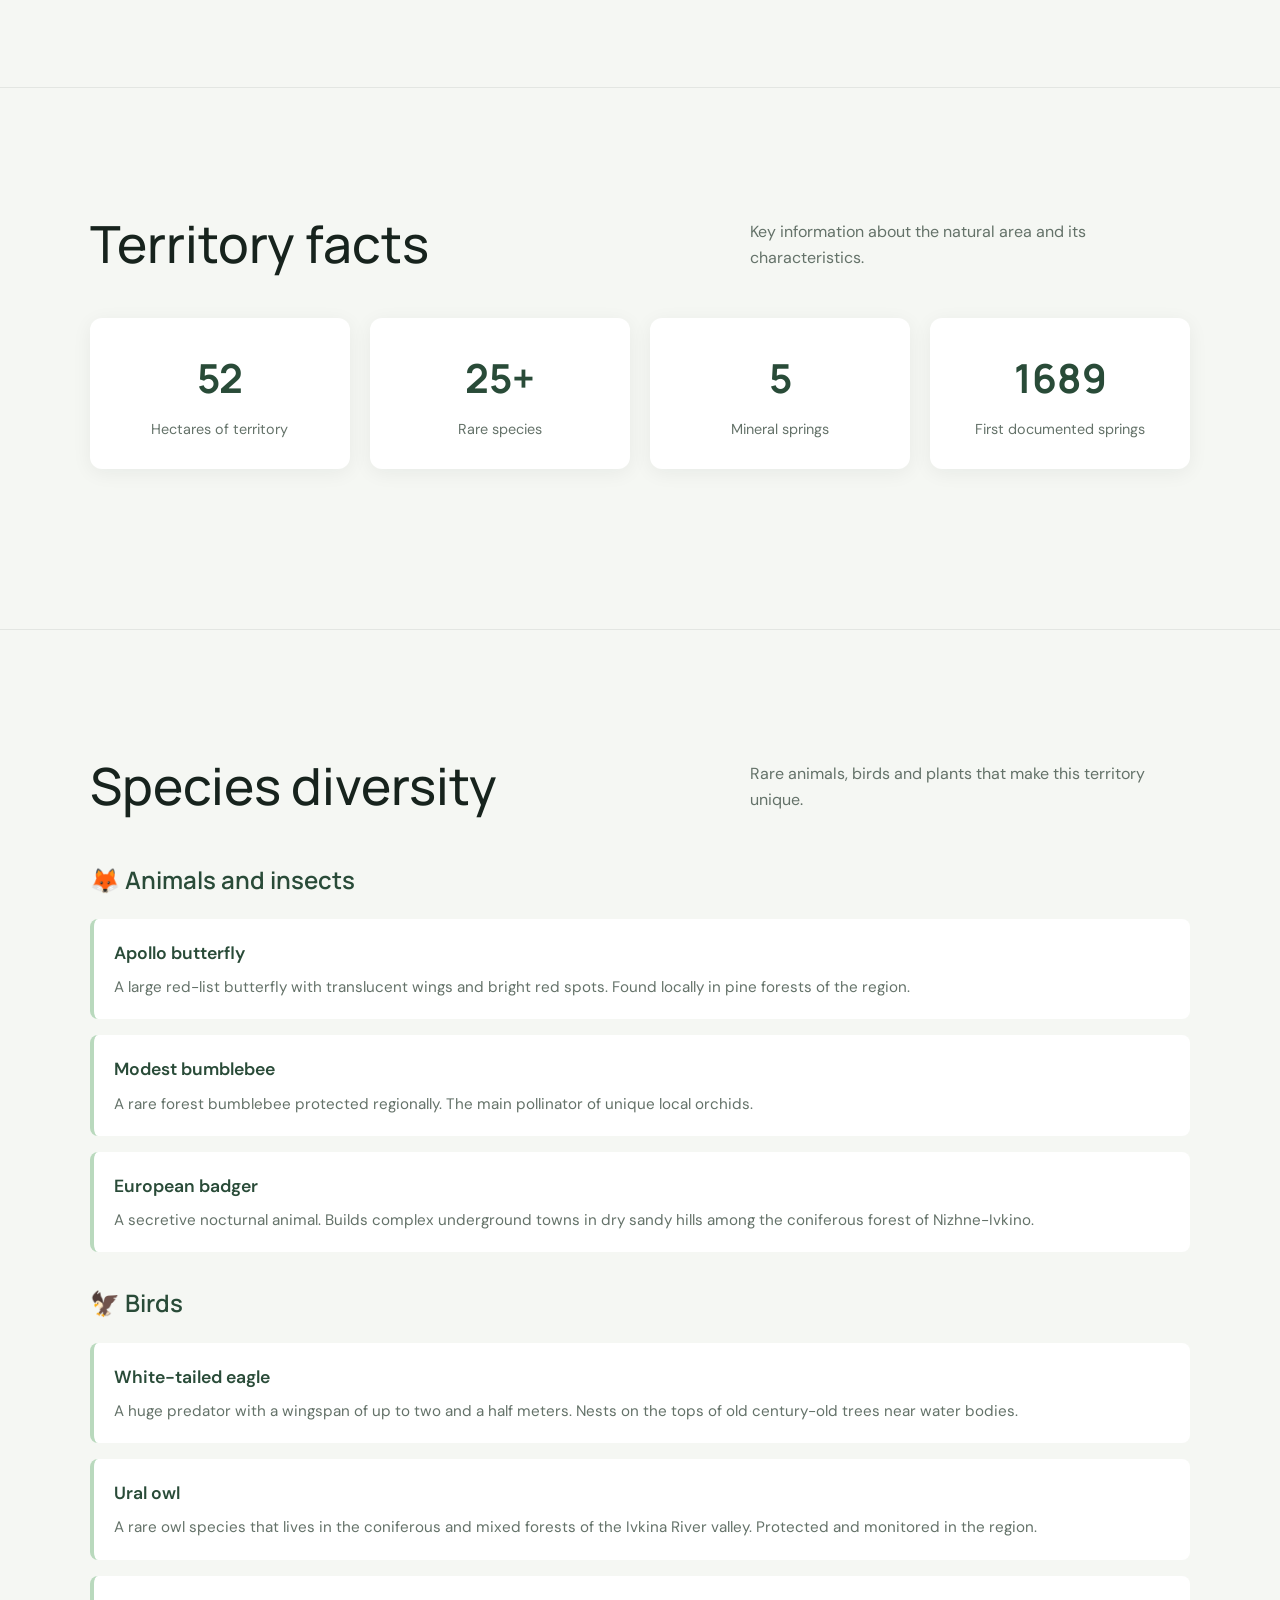
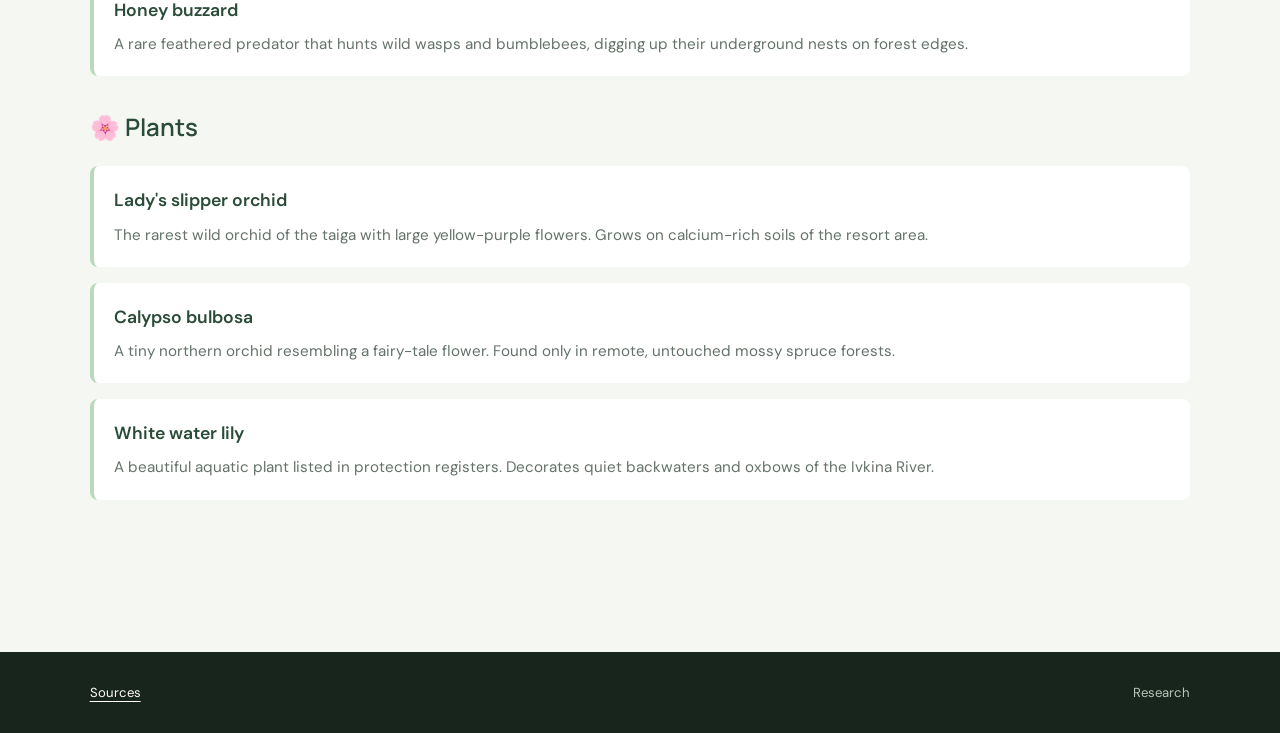
<file: research.html>
<!doctype html>
<html lang="en">
<head>
  <meta charset="utf-8">
  <meta name="viewport" content="width=device-width, initial-scale=1">
  <title>Research | Nizhne-Ivkino</title>
  <link rel="stylesheet" href="styles.css">
</head>
<body>
  <nav class="site-nav dark" aria-label="Main navigation">
    <a class="brand" href="index.html">Nizhne-Ivkino</a>
    <button class="menu-button" aria-label="Open menu" aria-expanded="false">☰</button>
    <div class="nav-links">
      <a href="index.html">Home</a>
      <a href="research.html" aria-current="page">Research</a>
      <a href="tourism.html">Ecotourism</a>
      <a href="map.html">Map</a>
      <a href="dictionary.html">Dictionary</a>
      <a class="quest" href="quest.html">Quest</a>
    </div>
  </nav>

  <header class="page-header">
    <p class="eyebrow" style="color:var(--deep)">Research team</p>
    <h1>Who lives<br>in this forest?</h1>
    <p>We collected observations about rare species, their habitats and the main threats to the Kirov Region ecosystem.</p>
  </header>

  <main>
    <section class="section">
      <div class="section-head">
        <h2>Biodiversity overview</h2>
        <p class="section-intro">Detailed observations of rare species and ecological challenges.</p>
      </div>
      <div class="card-grid">
        <article class="image-card">
          <div class="image-wrap">
            <img src="Pics/calypso.png" alt="Calypso orchid flower">
          </div>
          <div class="card-copy">
            <span class="kicker">Flora</span>
            <h3>Rare plants</h3>
            <p>Lady's slipper, Calypso orchid and bird's-nest orchid are associated with damp, shady forests.</p>
          </div>
        </article>

        <article class="image-card">
          <div class="image-wrap">
            <img src="Pics/image-placeholder.jpg" alt="Placeholder for a rare animal photograph">
          </div>
          <div class="card-copy">
            <span class="kicker">Fauna</span>
            <h3>Rare animals</h3>
            <p>White-tailed eagle, lesser spotted eagle, Ural owl, beaver, garden dormouse and Apollo need protected habitats.</p>
          </div>
        </article>

        <article class="image-card">
          <div class="image-wrap">
            <img src="Pics/river-bank.jpg" alt="River bank surrounded by forest">
          </div>
          <div class="card-copy">
            <span class="kicker">Ecology</span>
            <h3>Four threats</h3>
            <p>Habitat loss, pollution, illegal hunting and excessive tourism pressure disturb the natural balance.</p>
          </div>
        </article>
      </div>
    </section>

    <section class="section">
      <div class="section-head">
        <h2>Territory facts</h2>
        <p class="section-intro">Key information about the natural area and its characteristics.</p>
      </div>
      <div class="facts-grid">
        <div class="fact-card">
          <span class="fact-number">52</span>
          <span class="fact-label">Hectares of territory</span>
        </div>
        <div class="fact-card">
          <span class="fact-number">25+</span>
          <span class="fact-label">Rare species</span>
        </div>
        <div class="fact-card">
          <span class="fact-number">5</span>
          <span class="fact-label">Mineral springs</span>
        </div>
        <div class="fact-card">
          <span class="fact-number">1689</span>
          <span class="fact-label">First documented springs</span>
        </div>
      </div>
    </section>

    <section class="section">
      <div class="section-head">
        <h2>Species diversity</h2>
        <p class="section-intro">Rare animals, birds and plants that make this territory unique.</p>
      </div>
      
      <div class="species-section">
        <h3>🦊 Animals and insects</h3>
        <div class="species-list">
          <div class="species-item">
            <h4>Apollo butterfly</h4>
            <p>A large red-list butterfly with translucent wings and bright red spots. Found locally in pine forests of the region.</p>
          </div>
          <div class="species-item">
            <h4>Modest bumblebee</h4>
            <p>A rare forest bumblebee protected regionally. The main pollinator of unique local orchids.</p>
          </div>
          <div class="species-item">
            <h4>European badger</h4>
            <p>A secretive nocturnal animal. Builds complex underground towns in dry sandy hills among the coniferous forest of Nizhne-Ivkino.</p>
          </div>
        </div>

        <h3>🦅 Birds</h3>
        <div class="species-list">
          <div class="species-item">
            <h4>White-tailed eagle</h4>
            <p>A huge predator with a wingspan of up to two and a half meters. Nests on the tops of old century-old trees near water bodies.</p>
          </div>
          <div class="species-item">
            <h4>Ural owl</h4>
            <p>A rare owl species that lives in the coniferous and mixed forests of the Ivkina River valley. Protected and monitored in the region.</p>
          </div>
          <div class="species-item">
            <h4>Honey buzzard</h4>
            <p>A rare feathered predator that hunts wild wasps and bumblebees, digging up their underground nests on forest edges.</p>
          </div>
        </div>

        <h3>🌸 Plants</h3>
        <div class="species-list">
          <div class="species-item">
            <h4>Lady's slipper orchid</h4>
            <p>The rarest wild orchid of the taiga with large yellow-purple flowers. Grows on calcium-rich soils of the resort area.</p>
          </div>
          <div class="species-item">
            <h4>Calypso bulbosa</h4>
            <p>A tiny northern orchid resembling a fairy-tale flower. Found only in remote, untouched mossy spruce forests.</p>
          </div>
          <div class="species-item">
            <h4>White water lily</h4>
            <p>A beautiful aquatic plant listed in protection registers. Decorates quiet backwaters and oxbows of the Ivkina River.</p>
          </div>
        </div>
      </div>
    </section>
  </main>

  <footer><a href="sources.html">Sources</a><span>Research</span></footer>
  <script src="script.js?v=2"></script>
</body>
</html>
</file>
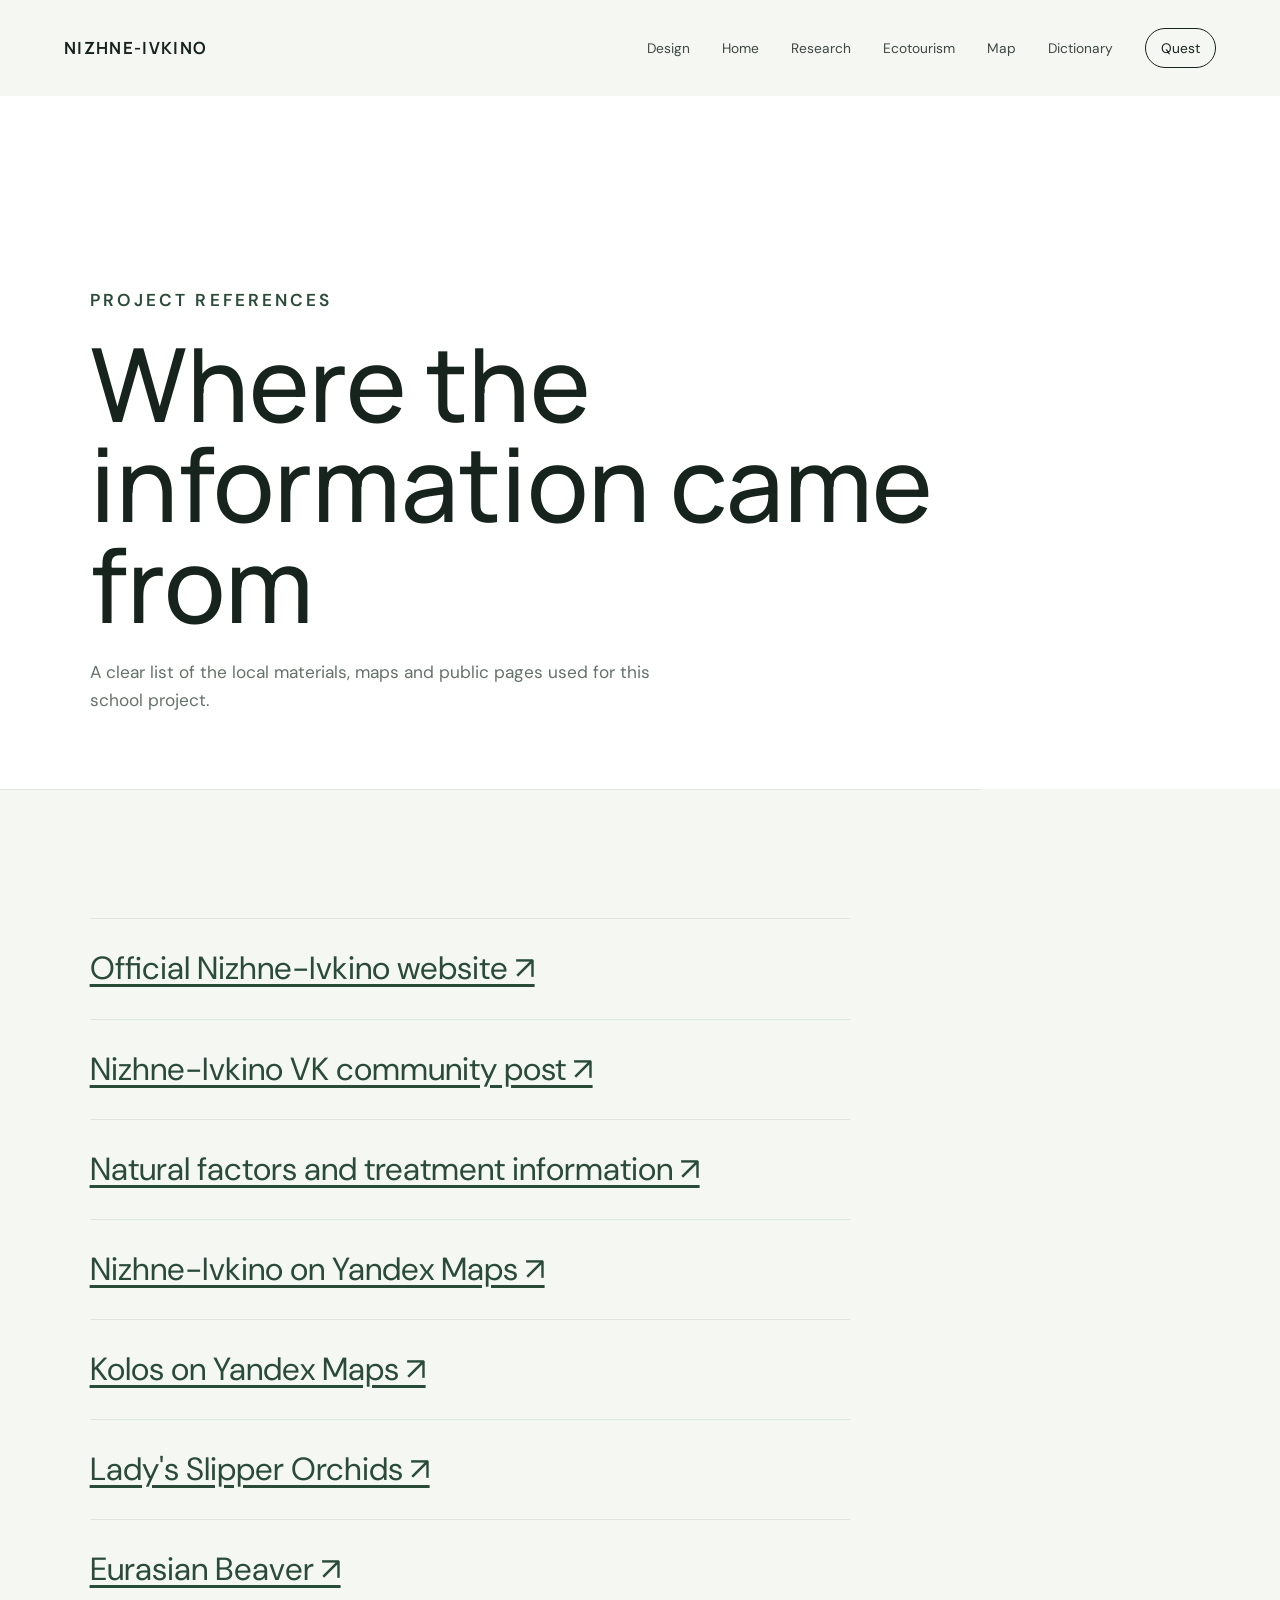
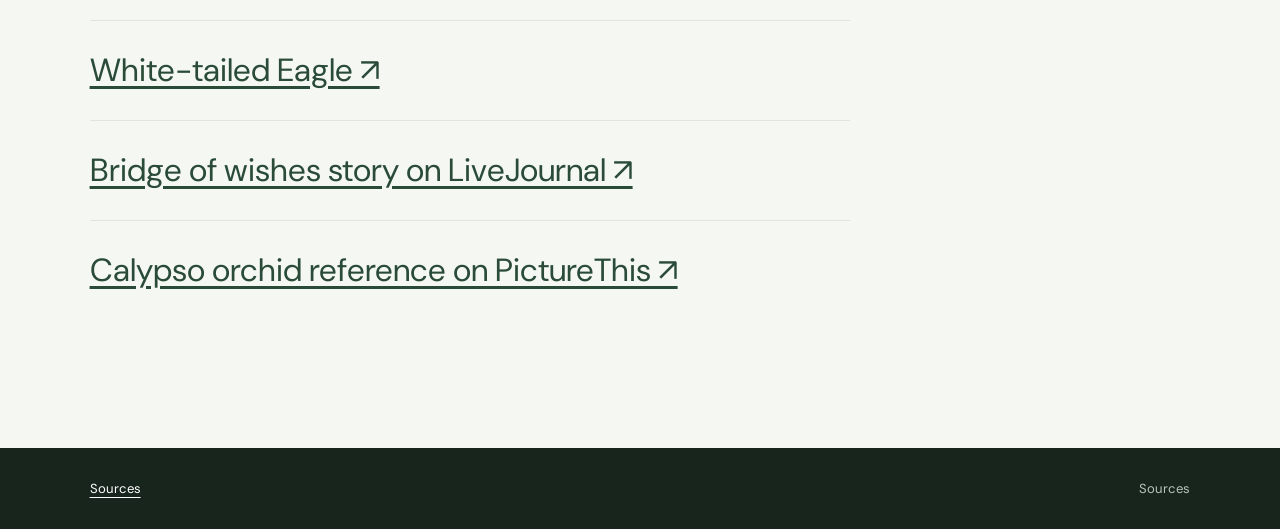
<file: sources.html>
<!doctype html>
<html lang="en">
<head>
  <meta charset="utf-8">
  <meta name="viewport" content="width=device-width, initial-scale=1">
  <meta name="description" content="Sources and credits for the Nizhne-Ivkino environmental project">
  <title>Sources | Nizhne-Ivkino</title>
  <link rel="stylesheet" href="styles.css">
</head>
<body>
  <nav class="site-nav dark" aria-label="Main navigation">
    <a class="brand" href="index.html">Nizhne-Ivkino</a>
    <button class="menu-button" aria-label="Open menu" aria-expanded="false">☰</button>
    <div class="nav-links">
      <a href="index.html">Home</a><a href="research.html">Research</a><a href="design.html">Design</a><a href="tourism.html">Ecotourism</a><a href="map.html">Map</a><a href="dictionary.html">Dictionary</a><a class="quest" href="quest.html">Quest</a>
    </div>
  </nav>

  <header class="page-header">
    <p class="eyebrow" style="color:var(--deep)">Project references</p>
    <h1>Where the<br>information came from</h1>
    <p>A clear list of the local materials, maps and public pages used for this school project.</p>
  </header>

  <main>
    <section class="section sources-list">
      <ul class="source-links">
        <li><a href="https://n-ivkino.ru/" target="_blank" rel="noopener">Official Nizhne-Ivkino website ↗</a></li>
        <li><a href="https://vk.ru/wall-22443516_30532" target="_blank" rel="noopener">Nizhne-Ivkino VK community post ↗</a></li>
        <li><a href="https://n-ivkino.broniryem.ru/info/lechenie17/prirodnye-faktory2" target="_blank" rel="noopener">Natural factors and treatment information ↗</a></li>
        <li><a href="https://yandex.ru/maps/org/nizhne_ivkino/1128624027/?ll=49.515583%2C58.198331&z=15" target="_blank" rel="noopener">Nizhne-Ivkino on Yandex Maps ↗</a></li>
        <li><a href="https://yandex.ru/maps/org/kolos/1037981881/?ll=49.529503%2C58.266047&z=15.82" target="_blank" rel="noopener">Kolos on Yandex Maps ↗</a></li>
        <li><a href="https://orchidrepublic.com/blogs/about-orchids/lady-slipper-orchids?srsltid=AfmBOoqC-WCbiWQmP1YW9b4QJmBPTPjyIUmMLCGGCoSRwMtdQWvFKsFX" target="_blank" rel="noopener">Lady's Slipper Orchids ↗</a></li>
        <li><a href="https://www.wildlifeonline.me.uk/animals/species/eurasian-beaver" target="_blank" rel="noopener">Eurasian Beaver ↗</a></li>
        <li><a href="https://hawkandowltrust.org/learn-and-discover/about-birds-of-prey/white-tailed-eagle" target="_blank" rel="noopener">White-tailed Eagle ↗</a></li>
        <li><a href="https://niknik-2014.livejournal.com/42141.html" target="_blank" rel="noopener">Bridge of wishes story on LiveJournal ↗</a></li>
        <li><a href="https://www.picturethisai.com/ru/wiki/Calypso_bulbosa.html" target="_blank" rel="noopener">Calypso orchid reference on PictureThis ↗</a></li>
      </ul>
    </section>
  </main>

  <footer><a href="sources.html">Sources</a><span>Sources</span></footer>
  <script src="script.js?v=2"></script>
</body>
</html>
</file>
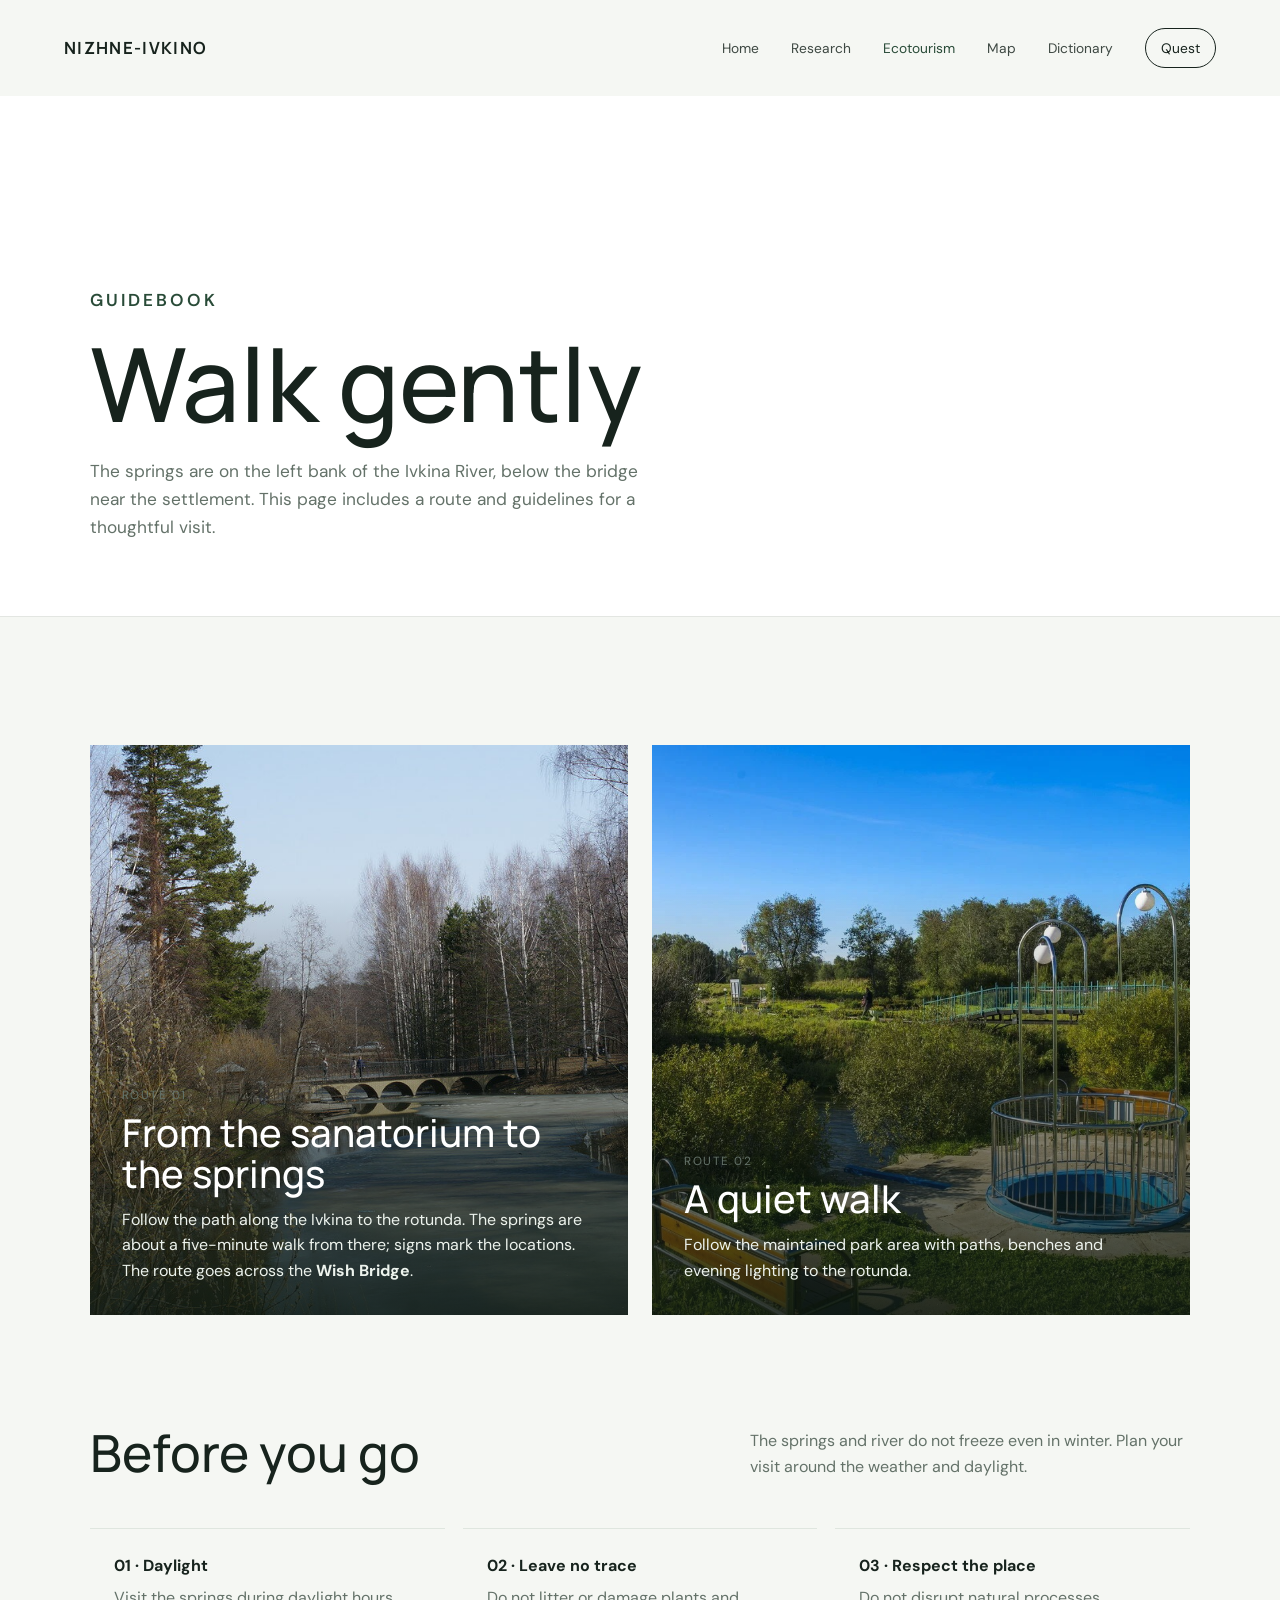
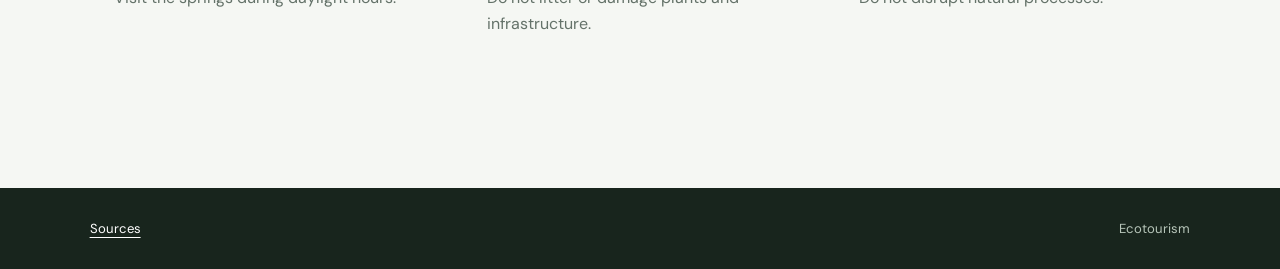
<file: tourism.html>
<!doctype html>
<html lang="en">
<head>
  <meta charset="utf-8">
  <meta name="viewport" content="width=device-width, initial-scale=1">
  <title>Ecotourism | Nizhne-Ivkino</title>
  <link rel="stylesheet" href="styles.css">
</head>
<body>
  <nav class="site-nav dark" aria-label="Main navigation">
    <a class="brand" href="index.html">Nizhne-Ivkino</a>
    <button class="menu-button" aria-label="Open menu" aria-expanded="false">☰</button>
    <div class="nav-links">
      <a href="index.html">Home</a>
      <a href="research.html">Research</a>
      <a href="tourism.html" aria-current="page">Ecotourism</a>
      <a href="map.html">Map</a>
      <a href="dictionary.html">Dictionary</a>
      <a class="quest" href="quest.html">Quest</a>
    </div>
  </nav>

  <header class="page-header">
    <p class="eyebrow" style="color:var(--deep)">Guidebook</p>
    <h1>Walk gently</h1>
    <p>The springs are on the left bank of the Ivkina River, below the bridge near the settlement. This page includes a route and guidelines for a thoughtful visit.</p>
  </header>

  <main>
    <section class="section">
      <div class="route-grid">
        <article class="route">
          <img src="Pics/bridge-wishes.png" alt="Wish Bridge over the river in Nizhne-Ivkino">
          <div class="route-copy">
            <span class="kicker">Route 01</span>
            <h2>From the sanatorium to the springs</h2>
            <p>Follow the path along the Ivkina to the rotunda. The springs are about a five-minute walk from there; signs mark the locations.</p>
            <p>The route goes across the <strong>Wish Bridge</strong>.</p>
          </div>
        </article>
        <article class="route">
          <img src="Pics/stone-bridge.jpg" alt="Bridge over the river near Nizhne-Ivkino">
          <div class="route-copy">
            <span class="kicker">Route 02</span>
            <h2>A quiet walk</h2>
            <p>Follow the maintained park area with paths, benches and evening lighting to the rotunda.</p>
          </div>
        </article>
      </div>

      <div class="section-head" style="margin-top:110px">
        <h2>Before you go</h2>
        <p class="section-intro">The springs and river do not freeze even in winter. Plan your visit around the weather and daylight.</p>
      </div>

      <div class="rules">
        <div class="rule"><strong>01 · Daylight</strong>Visit the springs during daylight hours.</div>
        <div class="rule"><strong>02 · Leave no trace</strong>Do not litter or damage plants and infrastructure.</div>
        <div class="rule"><strong>03 · Respect the place</strong>Do not disrupt natural processes.</div>
      </div>
    </section>
  </main>

  <footer><a href="sources.html">Sources</a><span>Ecotourism</span></footer>
  <script src="script.js?v=2"></script>
</body>
</html>
</file>
<file: styles.css>
@import url('https://fonts.googleapis.com/css2?family=DM+Sans:wght@400;500;600&family=Manrope:wght@400;500;600;700&display=swap');

:root { --ink: #17231d; --muted: #647269; --paper: #f5f7f3; --line: #dfe6df; --accent: #b9d9bd; --deep: #294b38; }
* { box-sizing: border-box; }
html { scroll-behavior: smooth; overflow-x: hidden; }
body { margin: 0; color: var(--ink); background: var(--paper); font-family: 'DM Sans', sans-serif; line-height: 1.6; overflow-x: hidden; }
body { margin: 0; color: var(--ink); background: var(--paper); font-family: 'DM Sans', sans-serif; line-height: 1.6; overflow-x: hidden; }
h1, h2, h3, p { margin: 0; }
h1, h2, h3, .brand { font-family: 'Manrope', sans-serif; letter-spacing: 0; }
a { color: inherit; text-decoration: none; }
img { display: block; max-width: 100%; }
img { cursor: zoom-in; }
body.image-viewer-open { overflow: hidden; }
.image-viewer { position: fixed; z-index: 20; inset: 0; display: grid; place-items: center; padding: 30px; background: rgba(6, 12, 8, .94); }
.image-viewer[hidden] { display: none; }
.image-viewer > img { width: auto; max-width: 96vw; height: auto; max-height: 92vh; object-fit: contain; cursor: default; }
.image-viewer-close { position: absolute; top: 18px; right: 24px; width: 46px; height: 46px; border: 1px solid rgba(255,255,255,.65); border-radius: 50%; color: white; background: transparent; font: inherit; font-size: 2rem; line-height: 1; cursor: pointer; }
.image-viewer-close:hover { background: rgba(255,255,255,.14); }
.site-nav { position: absolute; z-index: 5; top: 0; width: 100%; display: flex; align-items: center; justify-content: space-between; padding: 28px clamp(20px, 5vw, 76px); color: white; }
.site-nav.dark { position: relative; color: var(--ink); background: var(--paper); }
.brand { font-size: 1.05rem; font-weight: 700; letter-spacing: .08em; text-transform: uppercase; }
.nav-links { display: flex; align-items: center; gap: clamp(16px, 2.5vw, 36px); font-size: .86rem; }
.nav-links a { opacity: .82; transition: opacity .2s, color .2s; }
.nav-links a:hover, .nav-links a[aria-current='page'] { opacity: 1; color: var(--accent); }
.dark .nav-links a:hover, .dark .nav-links a[aria-current='page'] { color: var(--deep); }
.quest { border: 1px solid currentColor; border-radius: 999px; padding: 8px 15px; opacity: 1 !important; }
.menu-button { display: none; border: 0; background: none; color: inherit; font-size: 1.5rem; }
.hero { position: relative; height: 100vh; display: grid; place-items: center; overflow: hidden; color: white; }
.site-nav { position: fixed; z-index: 100; top: 0; width: 100%; display: flex; align-items: center; justify-content: space-between; padding: 28px clamp(20px, 5vw, 76px); color: white; background: transparent; }
.hero > img { position: absolute; inset: 0; width: 100%; height: 100%; object-fit: cover; }
.hero::after { content: ''; position: absolute; inset: 0; background: linear-gradient(180deg, rgba(11,24,17,.35), rgba(11,24,17,.48)); }
.hero-content { position: relative; z-index: 1; width: min(850px, 90%); text-align: center; }
.eyebrow { margin-bottom: 18px; color: var(--accent); font-size: .76rem; font-weight: 600; letter-spacing: .18em; text-transform: uppercase; }
.hero h1 { font-size: clamp(3rem, 8vw, 7.5rem); font-weight: 500; line-height: .98; }
.hero .button { margin-top: 32px; }
.button { display: inline-flex; align-items: center; gap: 10px; border: 1px solid currentColor; border-radius: 999px; padding: 16px 28px; font-size: .9rem; transition: background .2s, color .2s; }
.button:hover { color: var(--ink); background: white; }
.button.filled { color: white; background: var(--deep); border-color: var(--deep); }
.button.filled:hover { background: #3b6650; color: white; }
.section { padding: clamp(68px, 10vw, 140px) clamp(20px, 7vw, 108px); border-top: 1px solid rgba(23,35,29,.08); }
.section-head { display: flex; align-items: end; justify-content: space-between; gap: 30px; margin-bottom: 48px; }
.section h2 { max-width: 720px; font-size: clamp(2rem, 4vw, 4.2rem); font-weight: 500; line-height: 1.06; }
.section-intro { max-width: 440px; color: var(--muted); }
.video-block { position: relative; min-height: 460px; display: grid; place-items: center; overflow: hidden; background: #dce5dc url('Pics/river-forest.jpg') center/cover; }
.video-block::after { content: ''; position: absolute; inset: 0; background: rgba(19,42,28,.22); }
.video-block .video-label { position: relative; z-index: 1; color: white; text-align: center; }
.water-photo { min-height: 80vh; overflow: hidden; background: #dce5dc; }
.water-photo img { width: 100%; height: 100%; object-fit: cover; object-position: center 56%; min-height: 80vh; }
.play { display: grid; place-items: center; width: 72px; height: 72px; margin: 0 auto 16px; border: 1px solid white; border-radius: 50%; font-size: 1.35rem; }
.news-grid { display: grid; gap: 18px; }
.news-card { display: grid; grid-template-columns: minmax(220px, 38%) 1fr; min-height: 230px; background: white; }
.news-card img { width: 100%; height: 100%; object-fit: cover; }
.news-card img.hydro-news { object-position: center top; object-fit: cover; width: 85%; height: 85%; margin: auto; }
.news-card.no-image { grid-template-columns: 1fr; }
.news-copy { display: flex; flex-direction: column; justify-content: center; gap: 13px; padding: 28px clamp(22px, 5vw, 70px); }
.news-copy small, .kicker { color: var(--muted); font-size: .74rem; letter-spacing: .13em; text-transform: uppercase; }
.news-copy h3 { font-size: clamp(1.4rem, 2.4vw, 2.25rem); font-weight: 500; }
.page-header { padding: clamp(90px, 13vw, 170px) clamp(20px, 7vw, 108px) 75px; background: white; }
.page-header h1 { max-width: 850px; font-size: clamp(3rem, 8vw, 7rem); font-weight: 500; line-height: .98; }
.page-header p { max-width: 560px; margin-top: 25px; color: var(--muted); font-size: 1.08rem; }
.quest-start { margin-top: 12px; }
.quest-description { max-width: 620px; margin: 24px 0; color: var(--muted); font-size: 1.05rem; line-height: 1.7; }
.quest-description ul { margin: 12px 0 0 20px; padding: 0; }
.quest-description li { margin: 8px 0; }
.quest-disclaimer { max-width: 620px; margin: 20px 0; padding: 16px 18px; border: 1px solid var(--line); background: #f7faf6; border-radius: 8px; }
.quest-disclaimer summary { color: var(--deep); font-weight: 700; cursor: pointer; }
.quest-disclaimer summary:focus-visible { outline: 3px solid var(--accent); outline-offset: -3px; }
.quest-disclaimer p { margin: 12px 0 0; color: var(--muted); font-size: .9rem; }
.card-grid { display: grid; grid-template-columns: repeat(3, 1fr); gap: 22px; }
.facts-grid { display: grid; grid-template-columns: repeat(4, 1fr); gap: 20px; margin: 32px 0; }
.fact-card { display: flex; flex-direction: column; align-items: center; padding: 28px 20px; background: white; border-radius: 12px; text-align: center; box-shadow: 0 4px 20px rgba(23,35,29,.06); }
.fact-number { font-size: 2.5rem; font-weight: 700; color: var(--deep); margin-bottom: 8px; font-family: 'Manrope', sans-serif; }
.fact-label { color: var(--muted); font-size: .9rem; }
.species-section { margin-top: 32px; }
.species-section h3 { margin: 32px 0 20px; color: var(--deep); font-size: 1.5rem; font-weight: 600; }
.species-list { display: grid; gap: 16px; margin-bottom: 24px; }
.species-item { padding: 20px; background: white; border-radius: 8px; border-left: 4px solid var(--accent); }
.species-item h4 { margin: 0 0 8px; color: var(--deep); font-size: 1.1rem; font-weight: 600; }
.species-item p { margin: 0; color: var(--muted); font-size: .95rem; line-height: 1.6; }
.complete-species-card { padding: 32px; background: white; border-radius: 12px; border-left: 4px solid var(--accent); }
.complete-species-card h3 { margin: 24px 0 12px; color: var(--deep); font-size: 1.2rem; font-weight: 600; }
.complete-species-card h3:first-child { margin-top: 0; }
.complete-species-card p { margin: 0 0 16px; color: var(--muted); font-size: .95rem; line-height: 1.6; }
.image-card { overflow: hidden; background: white; }
.image-card .image-wrap { overflow: hidden; aspect-ratio: 4 / 5; }
.image-card img { width: 100%; height: 100%; object-fit: cover; transition: transform .5s ease; }
.image-card:hover img { transform: scale(1.05); }
.card-copy { padding: 23px 24px 28px; }
.card-copy h3 { margin: 6px 0 9px; font-size: 1.35rem; font-weight: 600; }
.card-copy p { color: var(--muted); font-size: .94rem; }
.dark-section { color: white; background: #18251d; }
.gallery { display: grid; grid-template-columns: repeat(12, 1fr); gap: 20px; }
.gallery-item { grid-column: span 4; }
.gallery-item.wide { grid-column: span 8; }
.forest-column { grid-column: 9 / span 4; display: grid; align-content: start; gap: 20px; }
.forest-column .gallery-item { grid-column: 1; }
.gallery-item img { width: 100%; aspect-ratio: 4 / 3; object-fit: cover; }
.gallery-item.map-widget { background: #eef2ed; }
.gallery-item.map-widget img { width: 100%; height: auto; aspect-ratio: auto; object-fit: contain; background: transparent; }
.gallery-item img[src*="MAP"] { height: auto; aspect-ratio: auto; object-fit: initial; background: transparent; }
.gallery-item.tall img { aspect-ratio: 3 / 4; }
.caption { padding-top: 12px; color: var(--muted); font-size: .84rem; }
.dark-section .caption { color: #b7c6ba; }
.qr-grid { display: grid; grid-template-columns: repeat(2, 1fr); gap: 20px; margin-top: 60px; }
.qr-box { display: flex; align-items: center; gap: 22px; padding: 28px; color: var(--ink); background: white; }
.qr-mark { width: 86px; height: 86px; flex: 0 0 auto; background: repeating-linear-gradient(45deg, #18251d 0 5px, white 5px 10px); border: 8px solid white; outline: 2px solid #18251d; }
.route-grid { display: grid; grid-template-columns: repeat(2, 1fr); gap: 24px; }
.route { position: relative; min-height: 570px; display: flex; align-items: end; overflow: hidden; color: white; }
.route img { position: absolute; inset: 0; width: 100%; height: 100%; object-fit: cover; transition: transform .5s; }
.route:hover img { transform: scale(1.04); }
.route::after { content: ''; position: absolute; inset: 0; background: linear-gradient(transparent 25%, rgba(12,23,16,.86)); }
.route-copy { position: relative; z-index: 1; padding: 32px; }
.route-copy h2 { margin: 7px 0 12px; font-size: clamp(1.8rem, 3vw, 3rem); font-weight: 500; }
.route-copy p { max-width: 470px; color: #edf3ed; }
.rules { display: grid; grid-template-columns: repeat(3, 1fr); gap: 18px; margin-top: 42px; }
.rule { padding: 24px; border-top: 1px solid var(--line); color: var(--muted); }
.rule strong { display: block; margin-bottom: 7px; color: var(--ink); }
.search-wrap { max-width: 620px; margin: 0 auto 55px; }
.search { width: 100%; padding: 16px 0; border: 0; border-bottom: 1px solid var(--ink); outline: 0; color: var(--ink); background: transparent; font: inherit; font-size: 1.3rem; }
.terms { display: grid; grid-template-columns: repeat(3, 1fr); gap: 16px; }
.term { padding: 24px; background: white; box-shadow: 0 3px 18px rgba(24,37,29,.06); }
.term-header { display: flex; align-items: baseline; justify-content: space-between; gap: 10px; margin-bottom: 9px; }
.term h3 { margin: 0; font-size: 1.18rem; font-weight: 600; }
.term-transcription { color: var(--muted); font-size: .72rem; letter-spacing: .04em; white-space: nowrap; }
.term p { color: var(--muted); font-size: .93rem; }
.pagination { display: flex; justify-content: center; align-items: center; gap: 16px; margin-top: 30px; }
.page-button { min-width: 52px; height: 52px; padding: 0 18px; border: 1px solid var(--line); border-radius: 999px; background: white; color: var(--ink); font: inherit; font-size: 1.3rem; font-weight: 700; cursor: pointer; transition: all .2s ease; }
.page-button:hover:not(:disabled) { border-color: var(--deep); color: var(--deep); transform: translateY(-1px); }
.page-button:disabled { opacity: .45; cursor: not-allowed; }
.page-status { color: var(--muted); font-size: .9rem; letter-spacing: .08em; text-transform: uppercase; }
.empty { grid-column: 1 / -1; color: var(--muted); text-align: center; }
footer { display: flex; align-items: center; justify-content: space-between; gap: 20px; padding: 30px clamp(20px, 7vw, 108px); color: #b7c6ba; background: #18251d; font-size: .82rem; }
footer a { color: white; text-decoration: underline; text-underline-offset: 4px; }
footer span { color: #b7c6ba; }


.footer-sources { color: white; text-decoration: underline; text-underline-offset: 4px; }
.sources-list { max-width: 980px; }
.map-header { padding-bottom: 58px; }
.map-section { padding-top: clamp(42px, 7vw, 88px); }
.map-layout { display: grid; grid-template-columns: minmax(0, 1.55fr) minmax(280px, .75fr); gap: 28px; align-items: stretch; }
.map-frame { min-height: 560px; background: #dce5dc; }
#yandex-map { width: 100%; height: 560px; }
.map-status { padding: 12px 18px; color: var(--muted); background: white; font-size: .86rem; }
.directions { padding: clamp(24px, 4vw, 48px); color: white; background: var(--deep); }
.directions h2 { margin: 8px 0 24px; font-size: clamp(1.7rem, 3vw, 2.8rem); font-weight: 500; line-height: 1.08; }
.directions ol { margin: 0; padding-left: 22px; color: #edf3ed; }
.directions li { padding: 9px 0; }
.route-note { margin: 24px 0 30px; color: #cbd9ce; }
.directions .button.filled { color: var(--deep); background: white; border-color: white; }
.directions .button.filled:hover { color: white; background: transparent; }
.directions .map-reset { margin: 0 10px 0 0; color: white; background: transparent; cursor: pointer; }
.directions .map-reset:hover { color: var(--deep); background: white; }
.source-links { max-width: 760px; margin: 0; padding: 0; list-style: none; }
.source-links li { padding: 24px 0; border-top: 1px solid var(--line); font-size: clamp(1.3rem, 2.5vw, 2rem); }
.source-links a { color: var(--deep); text-decoration: underline; text-underline-offset: 5px; }
.source-item { padding: 28px 0; border-top: 1px solid var(--line); }
.source-item h2 { margin: 7px 0 10px; font-size: clamp(1.5rem, 3vw, 2.5rem); font-weight: 500; }
.source-item p { max-width: 700px; color: var(--muted); }
.source-item a { color: var(--deep); text-decoration: underline; text-underline-offset: 3px; }
.source-item code { padding: 2px 5px; background: #e8eee8; }
.quest-hero { background: linear-gradient(135deg, #e8f0e7, #fff); }
.quest-main { max-width: 1120px; margin: 0 auto; padding: 36px clamp(20px, 5vw, 64px) 100px; }
.quest-bar { display: flex; align-items: center; justify-content: space-between; gap: 18px; padding: 18px 22px; color: white; background: var(--deep); border-radius: 12px; }
.quest-timer { display: none; }
.quest-tabs { display: grid; grid-template-columns: repeat(8, 1fr); gap: 8px; margin: 24px 0; }
.quest-tab { min-height: 48px; border: 1px solid var(--line); border-radius: 8px; color: var(--deep); background: white; font: inherit; font-weight: 700; cursor: pointer; }
.quest-tab.active { color: white; background: var(--deep); border-color: var(--deep); }
.quest-tab.solved { color: var(--deep); background: var(--accent); border-color: var(--accent); }
.quest-task, .vault { padding: clamp(24px, 5vw, 52px); background: white; box-shadow: 0 8px 30px rgba(23,35,29,.08); }
.quest-task[hidden], .quest-main[hidden] { display: none; }
.quest-kicker { color: var(--deep); font-size: .75rem; font-weight: 700; letter-spacing: .14em; text-transform: uppercase; }
.quest-task h2, .vault h2 { margin: 10px 0 12px; font-size: clamp(1.8rem, 4vw, 3.2rem); font-weight: 500; line-height: 1.08; }
.quest-task > p, .vault > p { color: var(--muted); }
.quest-dictionary { margin: 24px 0; border: 1px solid var(--line); background: #f7faf6; }
.quest-dictionary summary { padding: 16px 18px; color: var(--deep); font-weight: 700; cursor: pointer; }
.quest-dictionary summary:focus-visible { outline: 3px solid var(--accent); outline-offset: -3px; }
.quest-dictionary-grid { display: grid; grid-template-columns: repeat(3, 1fr); gap: 1px; padding: 1px; background: var(--line); }
.quest-dictionary-grid article { min-width: 0; padding: 16px; background: white; }
.quest-dictionary-grid h3 { margin: 0 0 6px; color: var(--deep); font-size: 1rem; }
.quest-dictionary-grid p { margin: 0 0 8px; color: var(--muted); font-size: .92rem; }
.quest-dictionary-grid small { display: block; color: #52675a; font-size: .82rem; line-height: 1.4; }
.mission-paper { margin: 28px 0; padding: clamp(20px, 4vw, 34px); color: #26372c; background: #f1f5ef; border-left: 4px solid var(--accent); }
.mission-paper select, .match-row select { max-width: 100%; margin: 4px; padding: 8px 10px; border: 1px solid var(--line); border-radius: 6px; background: white; font: inherit; }
.mission-paper select:focus, .match-row select:focus { outline: none; box-shadow: none; }
.mission-paper select.correct, .match-row select.correct { border-color: #3d8c59; background: #e5f4e7; }
.mission-paper select.incorrect, .match-row select.incorrect { border-color: #c85d54; background: #fff0ed; }
.task-result { min-height: 28px; margin-top: 18px; font-weight: 600; }
.task-result.success { color: #277344; }
.task-result.error { color: #b23d36; }
.report { font-family: Georgia, serif; }
.clue-grid { display: grid; grid-template-columns: repeat(3, 1fr); gap: 14px; margin: 22px 0; }
.quest-placeholder { min-height: 150px; display: grid; place-items: center; padding: 18px; color: var(--muted); background: repeating-linear-gradient(135deg, #edf2ec, #edf2ec 10px, #e3ebe2 10px, #e3ebe2 20px); text-align: center; }
.quest-placeholder small { font-size: .78rem; }
.route-placeholder { max-width: 620px; margin: 24px 0; }
.quest-task fieldset { margin: 22px 0; padding: 18px 22px; border: 1px solid var(--line); }
.quest-task legend { padding: 0 6px; font-weight: 700; }
.quest-task fieldset label { display: block; padding: 7px 0; }
.quest-label { display: block; margin: 22px 0 6px; color: var(--deep); font-weight: 700; }
.quest-input { width: min(100%, 520px); padding: 13px 15px; border: 1px solid var(--line); border-radius: 7px; background: white; font: inherit; }
.quest-task .button, .vault .button { margin-top: 24px; }
.matching-grid { display: grid; gap: 14px; margin: 24px 0; }
.match-row { display: grid; grid-template-columns: minmax(0, 1fr) minmax(260px, 1fr); gap: 16px; align-items: center; }
.match-row .quest-placeholder { min-height: 100px; }
.quest-image { position: relative; border-radius: 8px; overflow: hidden; background: #f1f5ef; }
.quest-image img { width: 100%; height: 200px; object-fit: cover; object-position: center; }
.image-label { position: absolute; bottom: 0; left: 0; right: 0; padding: 8px 12px; color: white; background: linear-gradient(transparent, rgba(12,23,16,.85)); font-size: .85rem; font-weight: 600; }
.puzzle-board { width: min(100%, 480px); display: grid; grid-template-columns: repeat(3, 1fr); gap: 6px; margin: 24px 0 14px; padding: 6px; background: var(--deep); }
.puzzle-slot, .puzzle-piece { min-height: 82px; border: 1px dashed #9ab29d; background: #f4f8f3; color: var(--deep); font: inherit; cursor: pointer; }
.puzzle-slot { background: #dfeadf; }
.puzzle-piece { min-width: 0; aspect-ratio: 766 / 1024; padding: 0; border-style: solid; border-radius: 6px; background-image: url('Pics/Белый орлан.png'); background-repeat: no-repeat; background-size: 400% 400%; }
.puzzle-piece[data-piece="1"] { background-position: 0 0; }
.puzzle-piece[data-piece="2"] { background-position: 33.333% 0; }
.puzzle-piece[data-piece="3"] { background-position: 66.667% 0; }
.puzzle-piece[data-piece="4"] { background-position: 100% 0; }
.puzzle-piece[data-piece="5"] { background-position: 0 33.333%; }
.puzzle-piece[data-piece="6"] { background-position: 33.333% 33.333%; }
.puzzle-piece[data-piece="7"] { background-position: 66.667% 33.333%; }
.puzzle-piece[data-piece="8"] { background-position: 100% 33.333%; }
.puzzle-piece[data-piece="9"] { background-position: 0 66.667%; }
.puzzle-piece[data-piece="10"] { background-position: 33.333% 66.667%; }
.puzzle-piece[data-piece="11"] { background-position: 66.667% 66.667%; }
.puzzle-piece[data-piece="12"] { background-position: 100% 66.667%; }
.puzzle-piece[data-piece="13"] { background-position: 0 100%; }
.puzzle-piece[data-piece="14"] { background-position: 33.333% 100%; }
.puzzle-piece[data-piece="15"] { background-position: 66.667% 100%; }
.puzzle-piece[data-piece="16"] { background-position: 100% 100%; }
.puzzle-pieces { width: min(100%, 480px); display: grid; grid-template-columns: repeat(4, 1fr); gap: 6px; }
.puzzle-piece.placed { opacity: .45; }
.puzzle-piece.selected { outline: 3px solid var(--accent); }
.sorting-items { display: flex; flex-wrap: wrap; gap: 10px; margin: 24px 0; }
.sorting-items button, .waste-bin button { padding: 11px 14px; border: 1px solid var(--line); border-radius: 7px; color: var(--ink); background: white; font: inherit; cursor: grab; }
.sorting-items button.selected { outline: 3px solid var(--accent); }
.sorting-items button.sorted { display: block; margin: 8px; background: #e8f1e7; }
.sorting-items button.correct { border-color: #3d8c59; background: #e5f4e7; }
.sorting-items button.incorrect { border-color: #c85d54; background: #fff0ed; }
.bins { display: grid; grid-template-columns: repeat(3, 1fr); gap: 14px; margin: 22px 0; }
.waste-bin { min-height: 150px; display: flex; flex-wrap: wrap; align-content: flex-start; align-items: flex-start; justify-content: center; gap: 10px; padding: 22px 16px; border: 2px dashed var(--deep); border-radius: 10px; color: var(--deep); background: #f1f5ef; text-align: center; font-weight: 700; }
.waste-bin > span { flex: 0 0 100%; }
.waste-bin button.sorted { margin: 0; padding: 9px 12px; cursor: pointer; }
.waste-bin button.correct { border-color: #3d8c59; background: #e5f4e7; }
.waste-bin button.incorrect { border-color: #c85d54; background: #fff0ed; }
.vault { position: relative; margin-top: 28px; border-top: 5px solid var(--accent); overflow: hidden; }
.vault-input { display: block; margin-top: 20px; font-size: 1.3rem; letter-spacing: .2em; }
.vault-bird { position: absolute; top: 12px; right: 12%; display: block; font-size: 2.2rem; opacity: 0; transform: translate(120px, -110px) rotate(-12deg); pointer-events: none; }
.vault-bird.landed { animation: bird-landing 1.4s ease-out forwards, bird-rest 2.8s ease-in-out 1.4s infinite; }
@keyframes bird-landing { 0% { opacity: 0; transform: translate(120px, -110px) rotate(-12deg); } 65% { opacity: 1; transform: translate(-10px, 4px) rotate(6deg); } 100% { opacity: 1; transform: translate(0, 0) rotate(0); } }
@keyframes bird-rest { 0%, 100% { transform: translateY(0) rotate(0); } 50% { transform: translateY(-4px) rotate(3deg); } }
@media (max-width: 800px) { .clue-grid, .bins, .quest-dictionary-grid { grid-template-columns: 1fr; } .match-row { grid-template-columns: 1fr; gap: 8px; } .quest-bar { align-items: flex-start; flex-direction: column; } .quest-tabs { grid-template-columns: repeat(4, 1fr); gap: 5px; } .quest-tab { min-height: 42px; } .puzzle-slot, .puzzle-piece { min-height: 64px; } }
@media (max-width: 800px) { .site-nav, .site-nav.dark { position: sticky; top: 0; z-index: 30; min-height: 76px; padding: 18px 20px; color: var(--ink); background: var(--paper); box-shadow: 0 2px 12px rgba(23,35,29,.12); } .nav-links { display: none; position: absolute; top: calc(100% + 8px); right: 20px; left: 20px; flex-direction: column; align-items: stretch; gap: 2px; padding: 12px 16px 14px; color: white; background: #18251d; border: 1px solid rgba(185,217,189,.18); border-radius: 16px; box-shadow: 0 16px 28px rgba(6,12,8,.28); transform-origin: top center; } .nav-links.open { display: flex; animation: dropdown-in .18s ease-out; } .nav-links a { display: flex; align-items: center; min-height: 36px; padding: 0 4px; color: white; opacity: .9; } .nav-links a[aria-current='page'] { color: var(--accent); opacity: 1; } .nav-links .quest { min-height: 36px; padding: 0 4px; border: 0; margin-top: 2px; } .menu-button { display: block; } .section-head { display: block; } .section-intro { margin-top: 20px; } .card-grid, .route-grid, .terms { grid-template-columns: 1fr; } .gallery-item, .gallery-item.wide, .forest-column { grid-column: span 12; } .news-card { grid-template-columns: 1fr; } .news-card img { height: 240px; } .rules, .qr-grid { grid-template-columns: 1fr; } .map-layout { grid-template-columns: 1fr; } .map-frame, #yandex-map { min-height: 420px; height: 420px; } footer { align-items: flex-start; flex-direction: column; } }
@keyframes dropdown-in { from { opacity: 0; transform: translateY(-6px) scaleY(.98); } to { opacity: 1; transform: translateY(0) scaleY(1); } }
</file>
